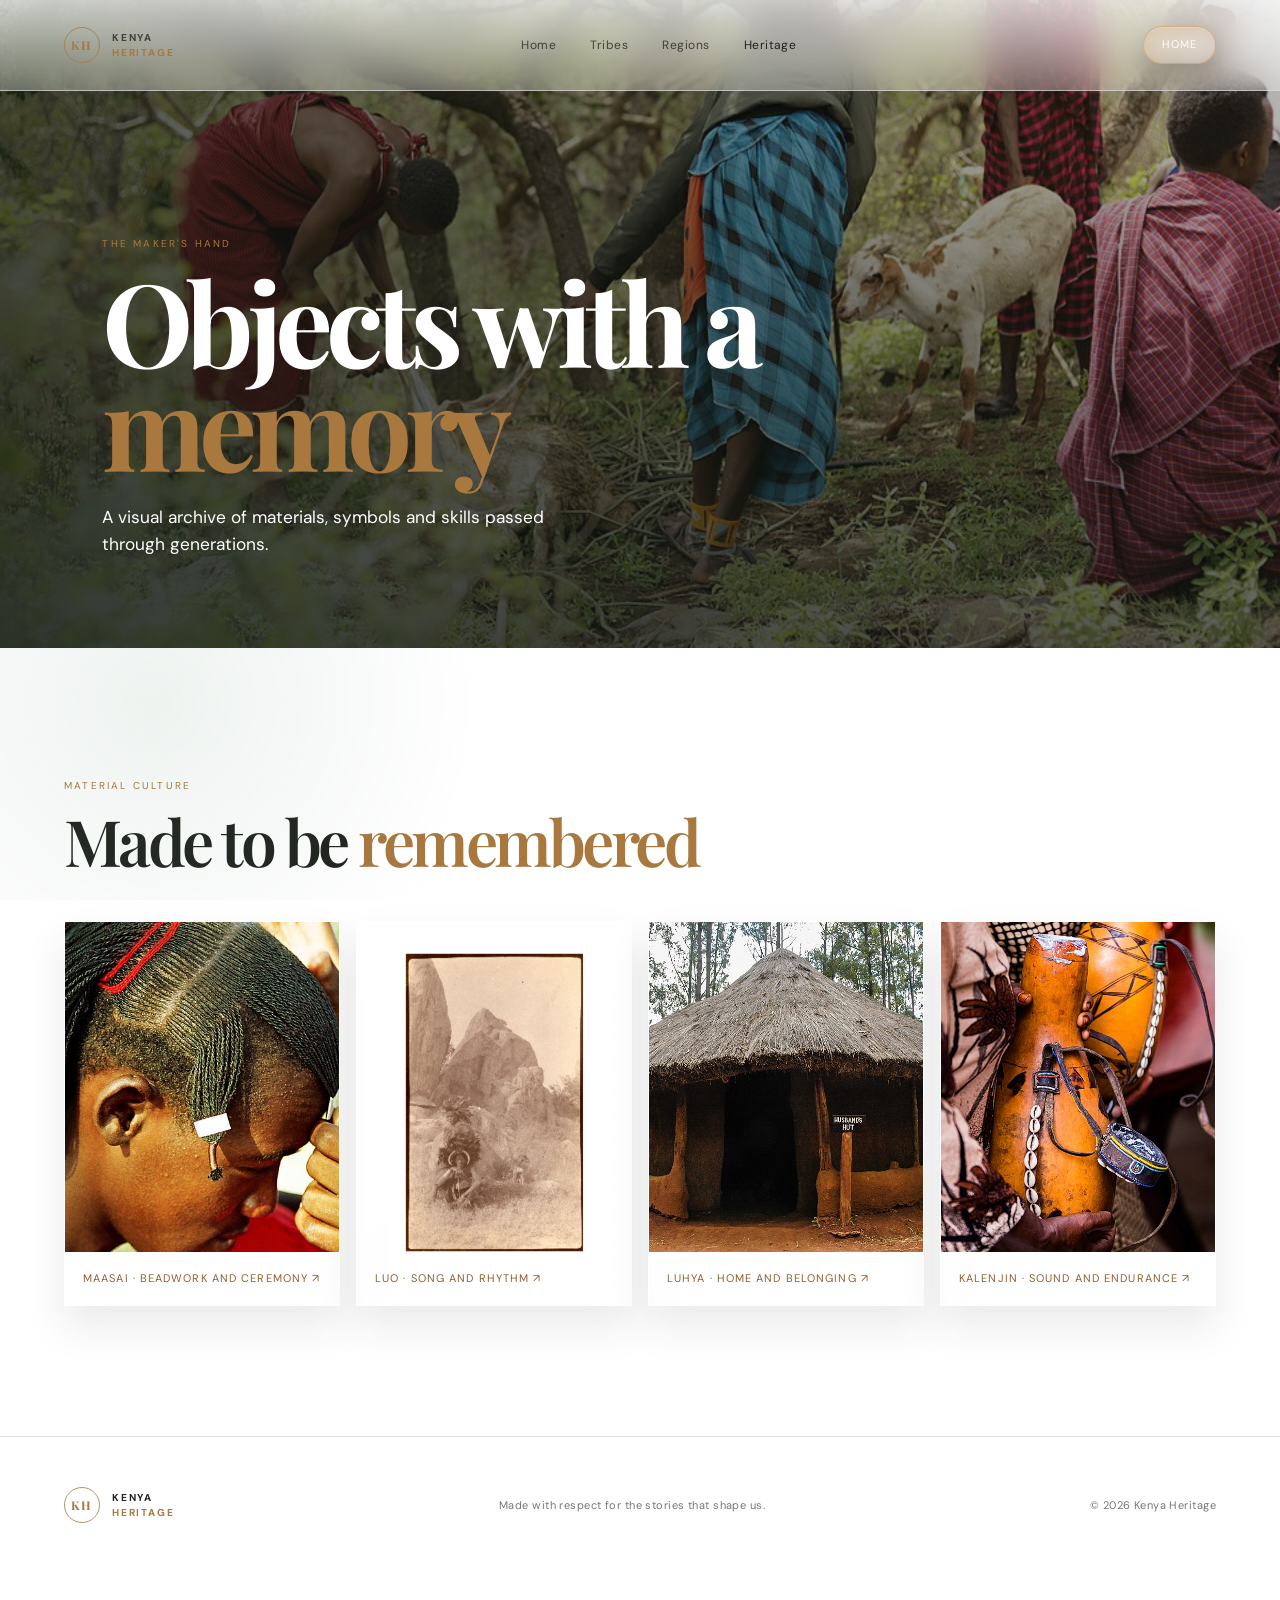
<file: heritage.html>
<!doctype html>
<html lang="en">
<head>
  <meta charset="utf-8">
  <meta name="viewport" content="width=device-width, initial-scale=1">
  <title>Heritage — Kenya Heritage</title>
  <link rel="preconnect" href="https://fonts.googleapis.com">
  <link rel="preconnect" href="https://fonts.gstatic.com" crossorigin>
  <link href="https://fonts.googleapis.com/css2?family=DM+Sans:wght@400;500;700&family=Playfair+Display:wght@500;600;700&display=swap" rel="stylesheet">
  <link rel="stylesheet" href="styles.css">
</head>
<body class="subpage">
  <header class="site-header"><a class="brand" href="index.html" aria-label="Kenya Heritage home"><span class="brand-mark">KH</span><span>Kenya<br><em>Heritage</em></span></a><nav class="main-nav" aria-label="Main navigation"><a href="index.html">Home</a><a href="tribes.html">Tribes</a><a href="regions.html">Regions</a><a class="current" href="heritage.html">Heritage</a></nav>  <div class="header-actions"><a class="home-button" href="index.html" aria-label="Go to home">Home</a></div></header>
  <main>
    <section class="subpage-hero heritage-hero"><div class="subpage-hero-content"><p class="eyebrow">The maker's hand</p><h1>Objects with a <em>memory</em></h1><p>A visual archive of materials, symbols and skills passed through generations.</p></div></section>
    <section class="page-section page-shell"><div class="section-heading"><p class="eyebrow">Material culture</p><h2>Made to be <em>remembered</em></h2></div><div class="heritage-links"><a href="tribe-maasai.html"><img src="assets/tribes/maasai/m1.jpg" alt="Maasai cultural portrait"><span>Maasai · Beadwork and ceremony ↗</span></a><a href="tribe-luo.html"><img src="assets/tribes/luo/l4.png" alt="Luo cultural scene"><span>Luo · Song and rhythm ↗</span></a><a href="tribe-luhya.html"><img src="assets/tribes/luhya/u2.jpg" alt="Luhya homestead"><span>Luhya · Home and belonging ↗</span></a><a href="tribe-kalenjin.html"><img src="assets/tribes/kalenjin/k3.jpg" alt="Kalenjin instrument"><span>Kalenjin · Sound and endurance ↗</span></a></div></section>
  </main>
  <footer><a class="brand" href="index.html"><span class="brand-mark">KH</span><span>Kenya<br><em>Heritage</em></span></a><p>Made with respect for the stories that shape us.</p><span>© 2026 Kenya Heritage</span></footer>
<script src="shared-transitions.js"></script></body>
</html>
</file>
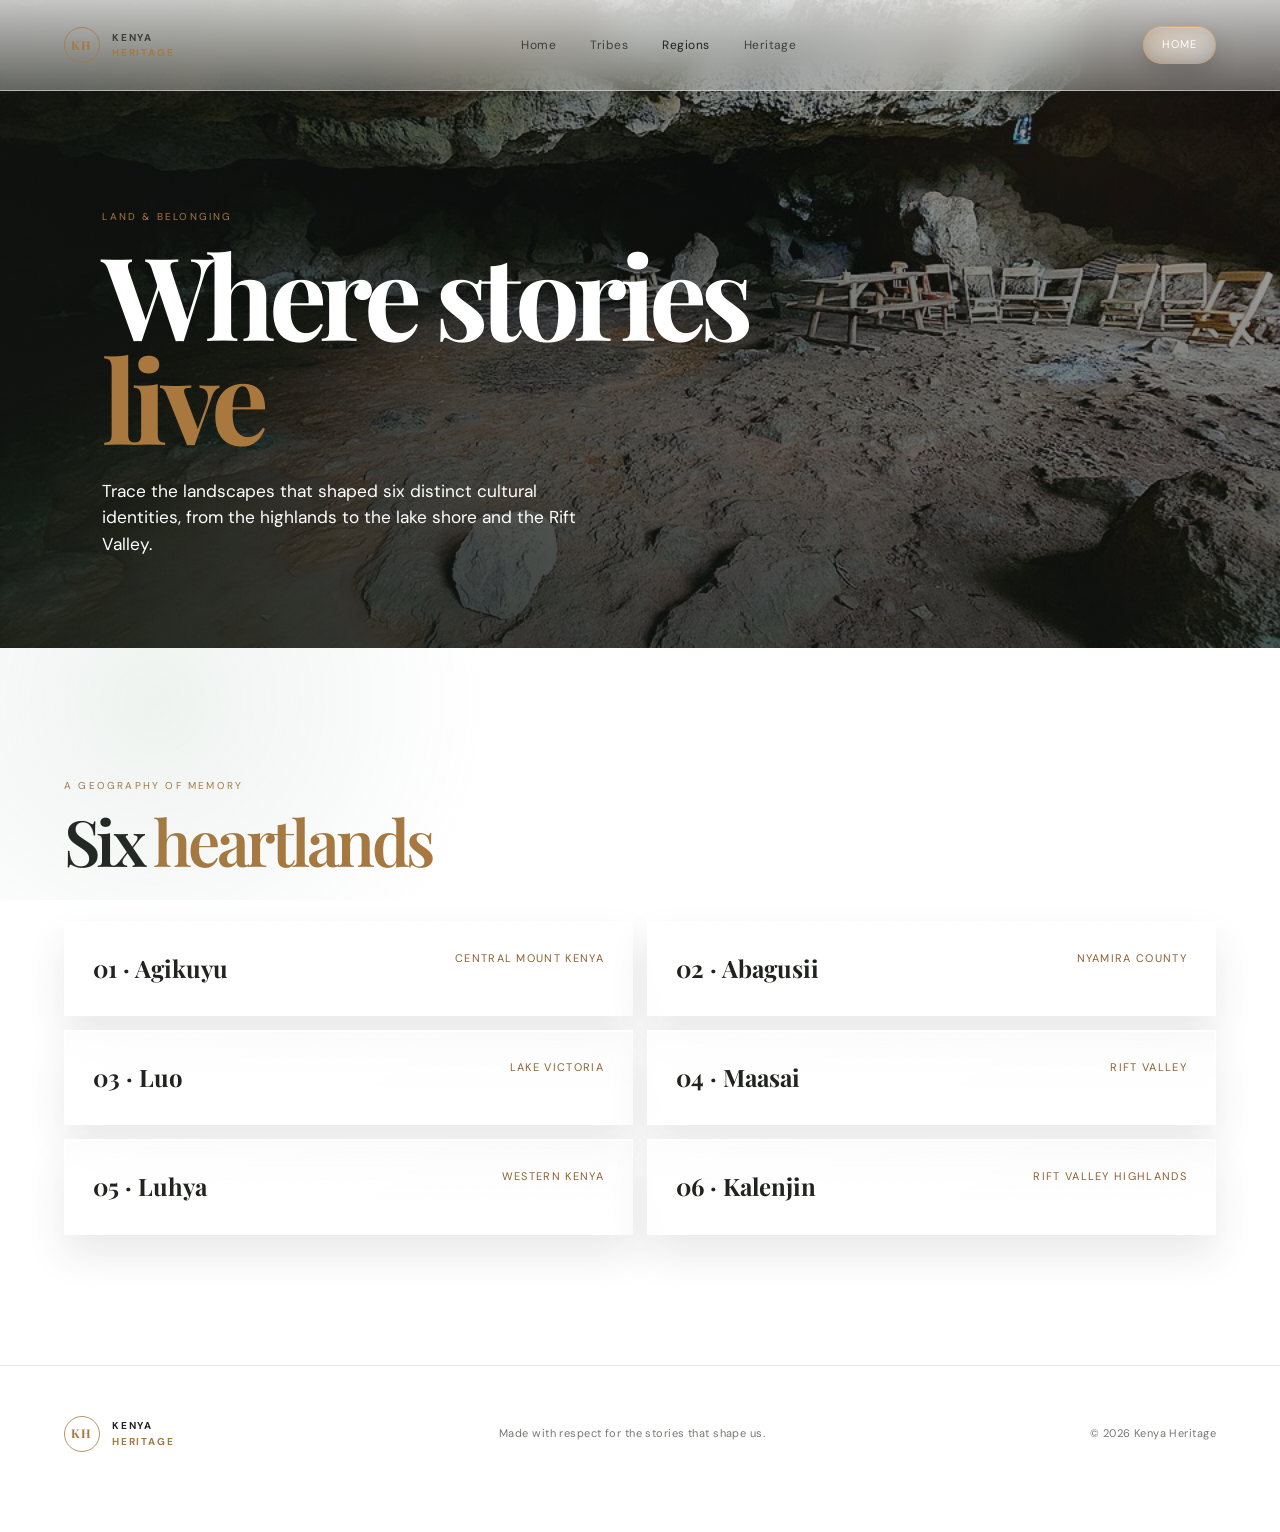
<file: regions.html>
<!doctype html>
<html lang="en">
<head>
  <meta charset="utf-8">
  <meta name="viewport" content="width=device-width, initial-scale=1">
  <title>Regions — Kenya Heritage</title>
  <link rel="preconnect" href="https://fonts.googleapis.com">
  <link rel="preconnect" href="https://fonts.gstatic.com" crossorigin>
  <link href="https://fonts.googleapis.com/css2?family=DM+Sans:wght@400;500;700&family=Playfair+Display:wght@500;600;700&display=swap" rel="stylesheet">
  <link rel="stylesheet" href="styles.css">
</head>
<body class="subpage">
  <header class="site-header"><a class="brand" href="index.html" aria-label="Kenya Heritage home"><span class="brand-mark">KH</span><span>Kenya<br><em>Heritage</em></span></a><nav class="main-nav" aria-label="Main navigation"><a href="index.html">Home</a><a href="tribes.html">Tribes</a><a class="current" href="regions.html">Regions</a><a href="heritage.html">Heritage</a></nav>  <div class="header-actions"><a class="home-button" href="index.html" aria-label="Go to home">Home</a></div></header>
  <main>
    <section class="subpage-hero regions-hero"><div class="subpage-hero-content"><p class="eyebrow">Land &amp; belonging</p><h1>Where stories <em>live</em></h1><p>Trace the landscapes that shaped six distinct cultural identities, from the highlands to the lake shore and the Rift Valley.</p></div></section>
    <section class="page-section page-shell"><div class="section-heading"><p class="eyebrow">A geography of memory</p><h2>Six <em>heartlands</em></h2></div><div class="region-cards">
      <a href="tribe-agikuyu.html"><strong>01 · Agikuyu</strong><span>Central Mount Kenya</span></a><a href="tribe-abagusii.html"><strong>02 · Abagusii</strong><span>Nyamira County</span></a><a href="tribe-luo.html"><strong>03 · Luo</strong><span>Lake Victoria</span></a><a href="tribe-maasai.html"><strong>04 · Maasai</strong><span>Rift Valley</span></a><a href="tribe-luhya.html"><strong>05 · Luhya</strong><span>Western Kenya</span></a><a href="tribe-kalenjin.html"><strong>06 · Kalenjin</strong><span>Rift Valley Highlands</span></a>
    </div></section>
  </main>
  <footer><a class="brand" href="index.html"><span class="brand-mark">KH</span><span>Kenya<br><em>Heritage</em></span></a><p>Made with respect for the stories that shape us.</p><span>© 2026 Kenya Heritage</span></footer>
<script src="shared-transitions.js"></script></body>
</html>
</file>
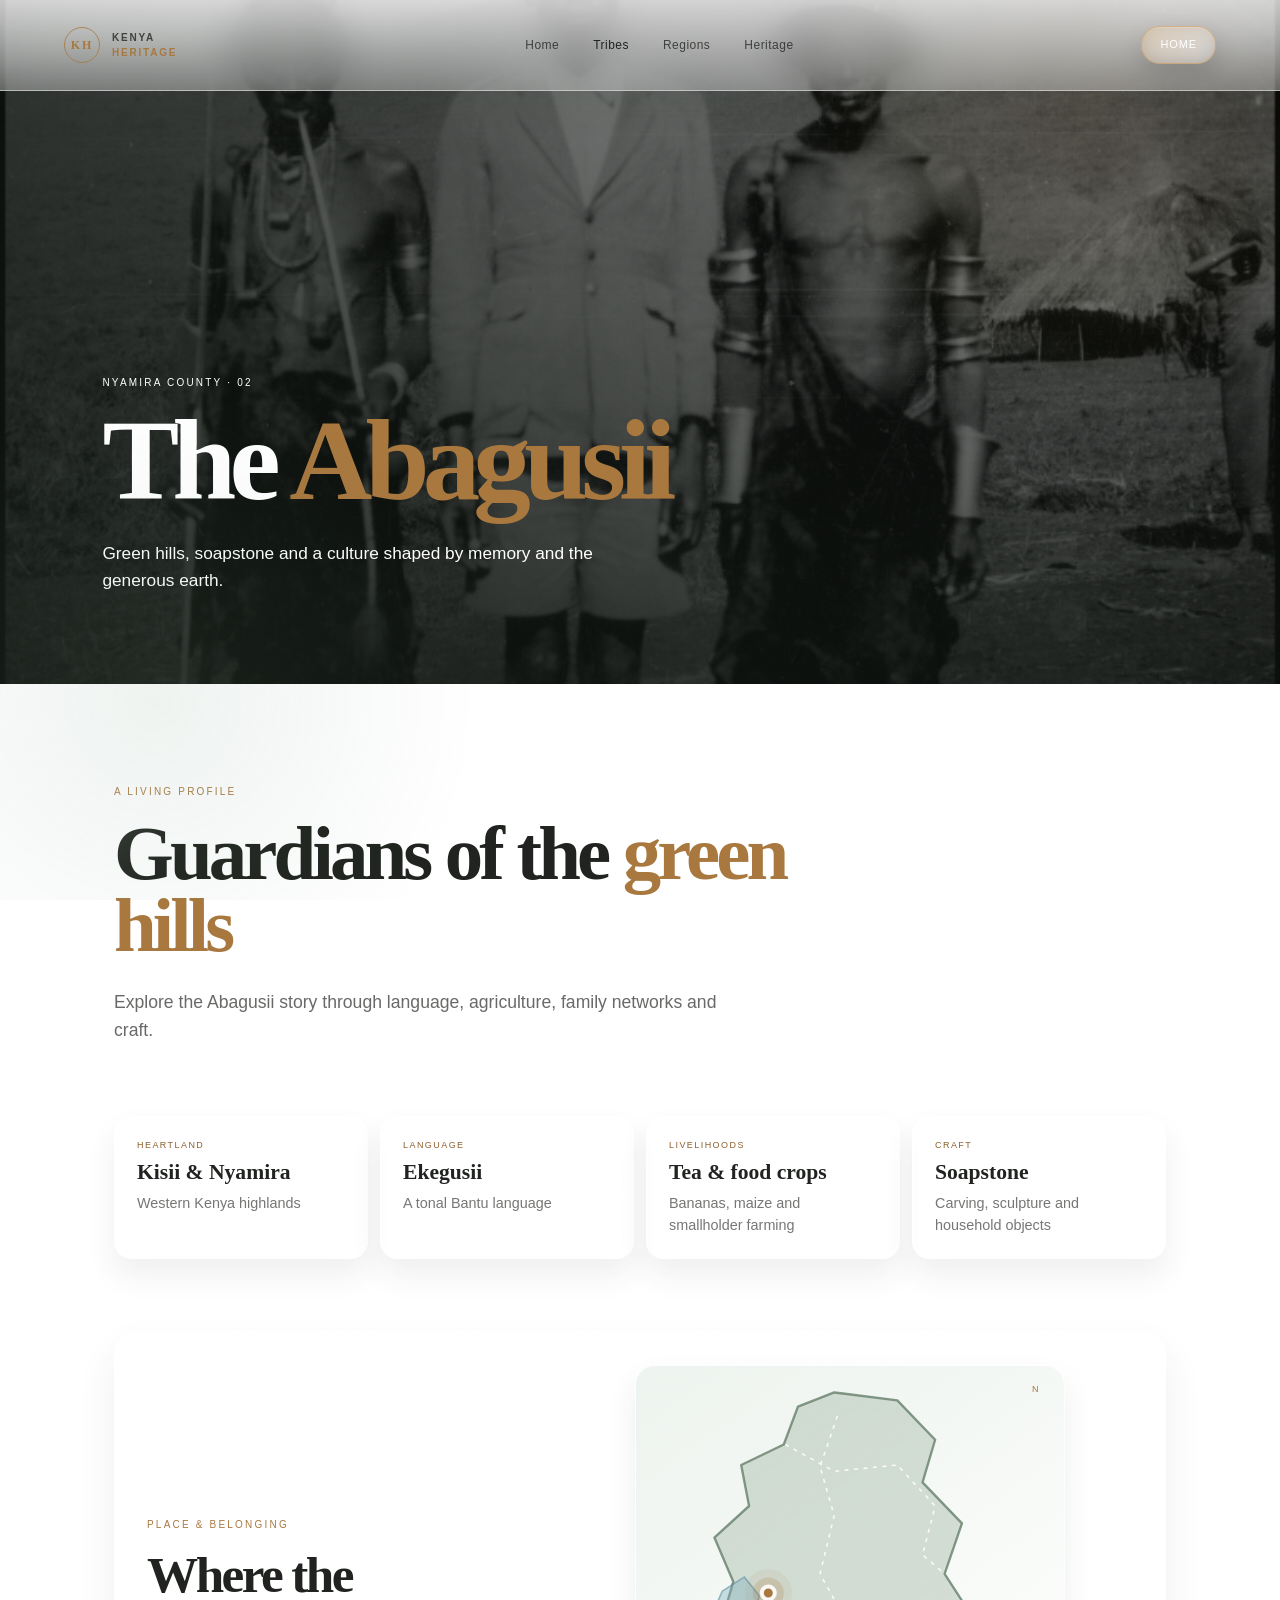
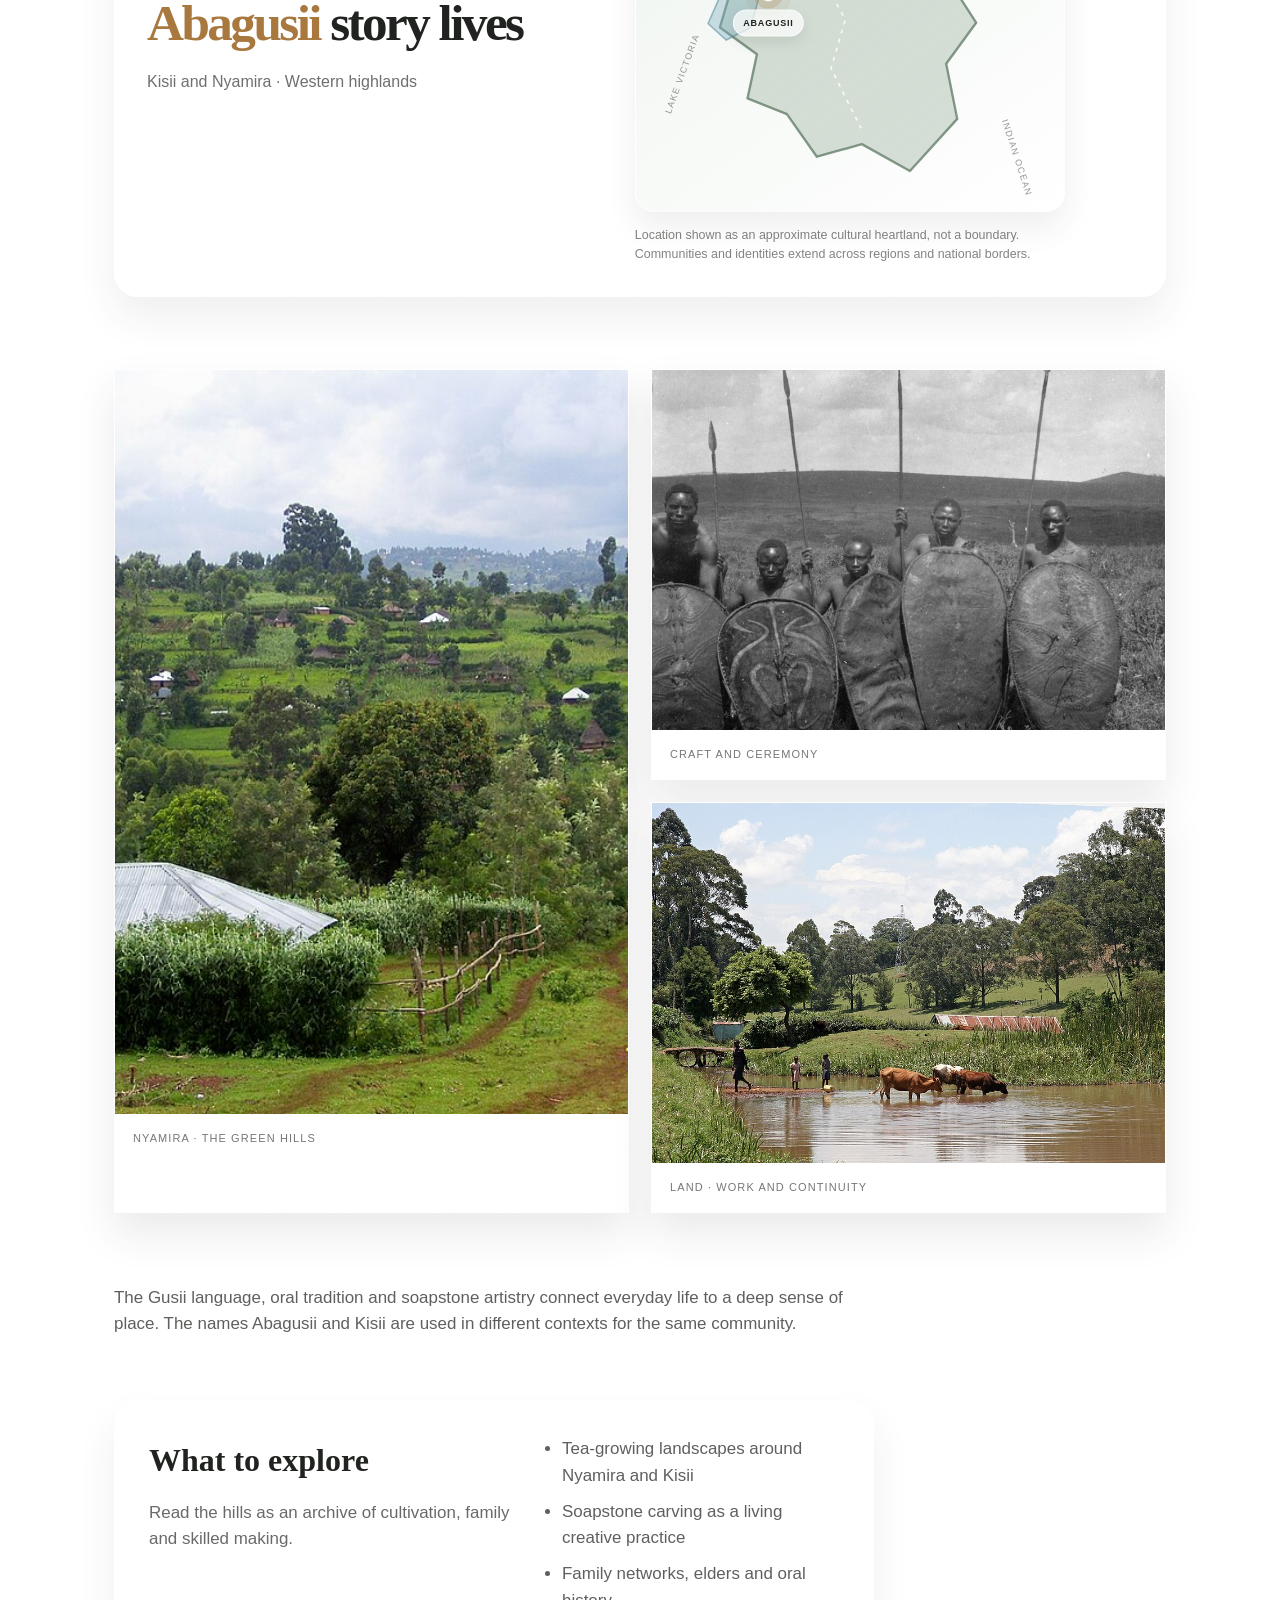
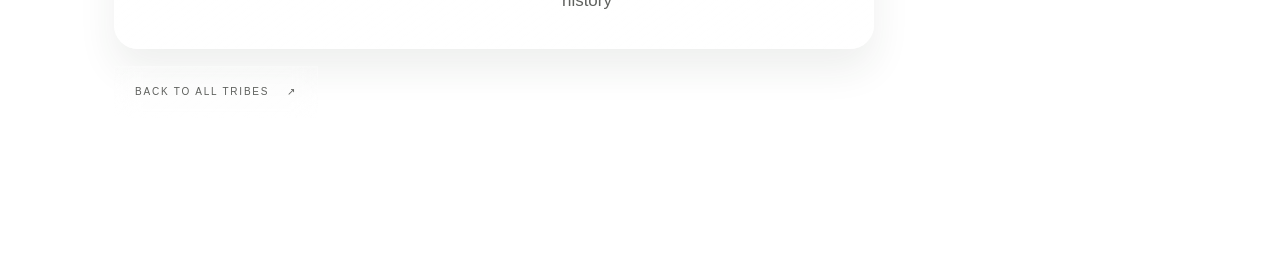
<file: tribe-abagusii.html>
<!doctype html><html lang="en"><head><meta charset="utf-8"><meta name="viewport" content="width=device-width, initial-scale=1"><title>Abagusii — Kenya Heritage</title><link rel="stylesheet" href="styles.css"></head><body class="subpage"><header class="site-header"><a class="brand" href="index.html"><span class="brand-mark">KH</span><span>Kenya<br><em>Heritage</em></span></a><nav class="main-nav"><a href="index.html">Home</a><a class="current" href="tribes.html">Tribes</a><a href="regions.html">Regions</a><a href="heritage.html">Heritage</a></nav><div class="header-actions"><a class="home-button" href="index.html" aria-label="Go to home">Home</a></div></header><main><section class="tribe-detail-hero subpage-hero" style="background-image:url('assets/tribes/abagusii/ab1.jpg')"><div class="subpage-hero-content"><p class="eyebrow">Nyamira County · 02</p><h1>The <em>Abagusii</em></h1><p>Green hills, soapstone and a culture shaped by memory and the generous earth.</p></div></section><section class="detail-content"><div class="detail-intro"><p class="eyebrow">A living profile</p><h2>Guardians of the <em>green hills</em></h2><p>Explore the Abagusii story through language, agriculture, family networks and craft.</p></div><div class="tribe-facts"><div class="tribe-fact"><small>Heartland</small><strong>Kisii &amp; Nyamira</strong><span>Western Kenya highlands</span></div><div class="tribe-fact"><small>Language</small><strong>Ekegusii</strong><span>A tonal Bantu language</span></div><div class="tribe-fact"><small>Livelihoods</small><strong>Tea &amp; food crops</strong><span>Bananas, maize and smallholder farming</span></div><div class="tribe-fact"><small>Craft</small><strong>Soapstone</strong><span>Carving, sculpture and household objects</span></div></div><div class="detail-grid"><figure><img src="assets/tribes/abagusii/ab6.jpg" alt="Abagusii hillside landscape"><figcaption>Nyamira · the green hills</figcaption></figure><figure><img src="assets/tribes/abagusii/ab3.jpg" alt="Abagusii cultural scene"><figcaption>Craft and ceremony</figcaption></figure><figure><img src="assets/tribes/abagusii/ab5.jpg" alt="Abagusii farming landscape"><figcaption>Land · work and continuity</figcaption></figure></div><div class="detail-copy"><p>The Gusii language, oral tradition and soapstone artistry connect everyday life to a deep sense of place. The names Abagusii and Kisii are used in different contexts for the same community.</p><div class="knowledge-panel"><div><h3>What to explore</h3><p>Read the hills as an archive of cultivation, family and skilled making.</p></div><ul class="knowledge-list"><li>Tea-growing landscapes around Nyamira and Kisii</li><li>Soapstone carving as a living creative practice</li><li>Family networks, elders and oral history</li></ul></div><p><a class="button" href="tribes.html">Back to all tribes <span>↗</span></a></p></div></section></main><script src="shared-transitions.js"></script></body></html>
</file>
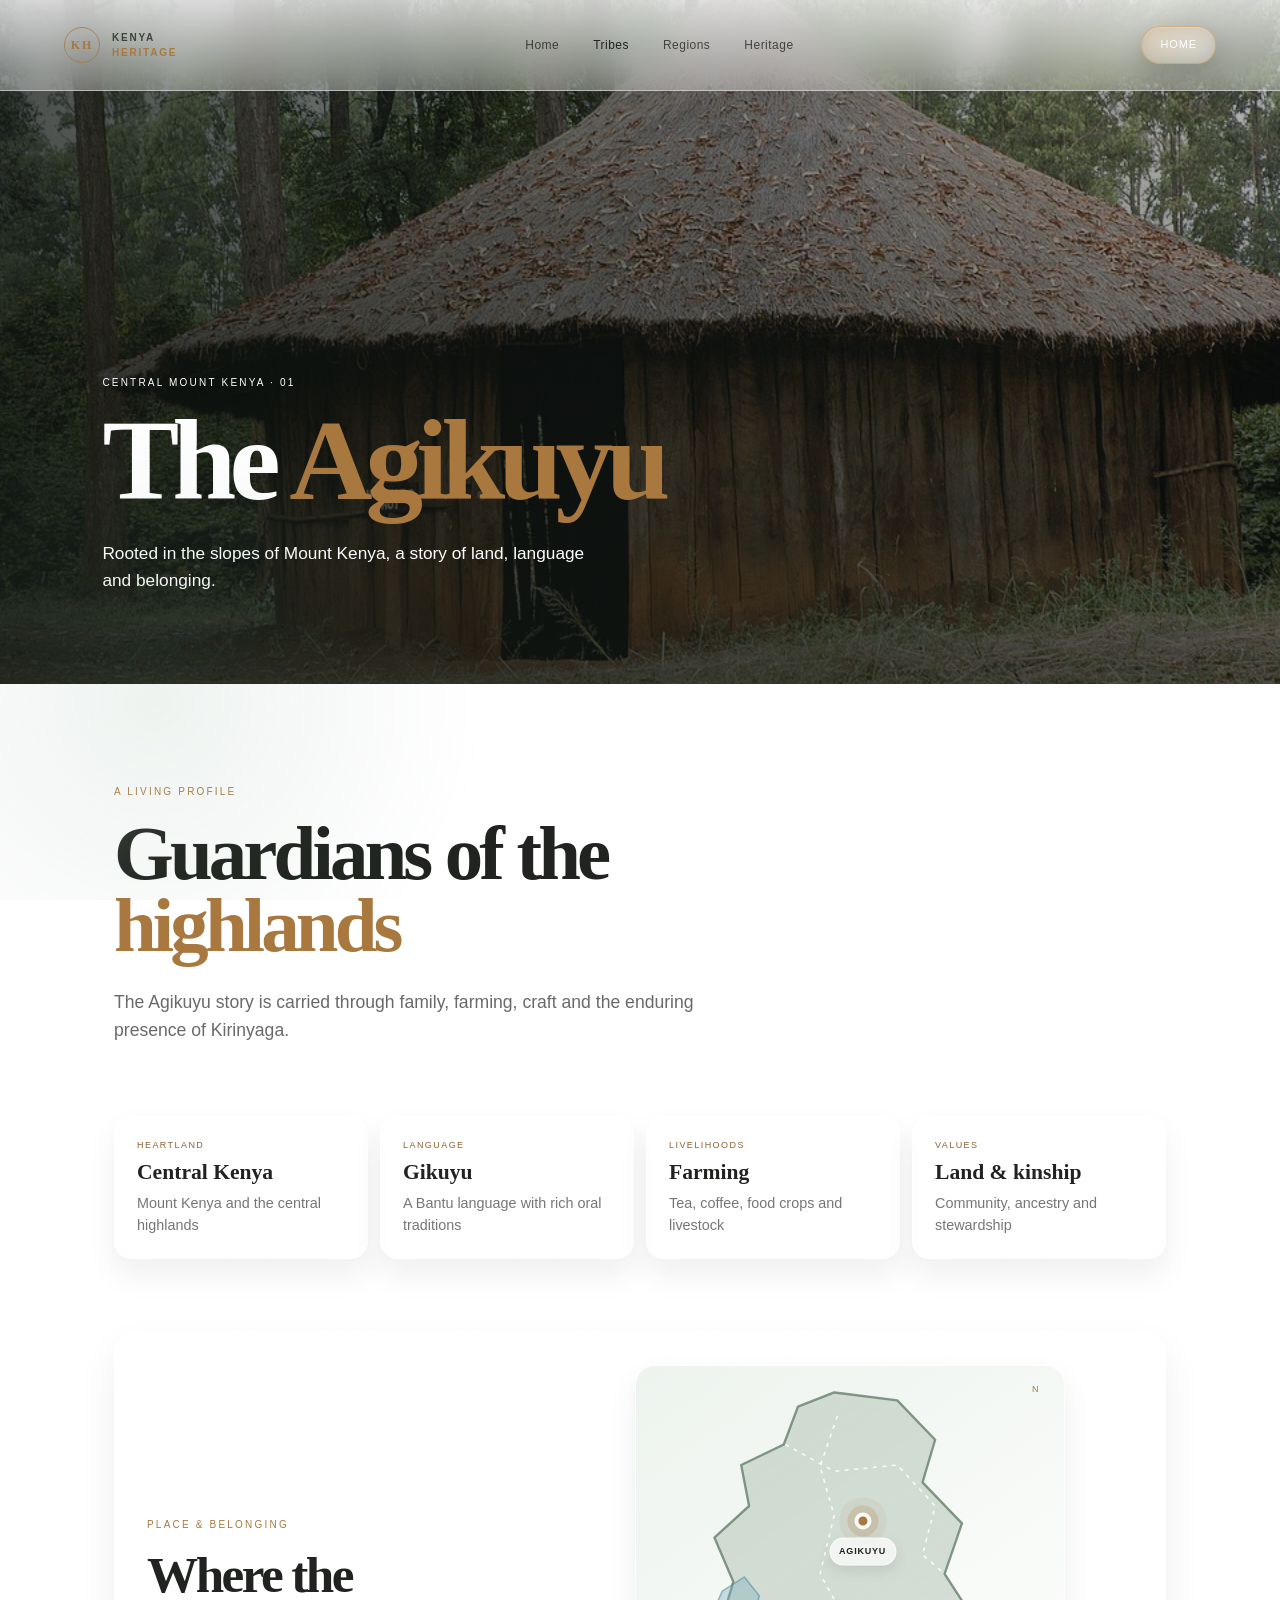
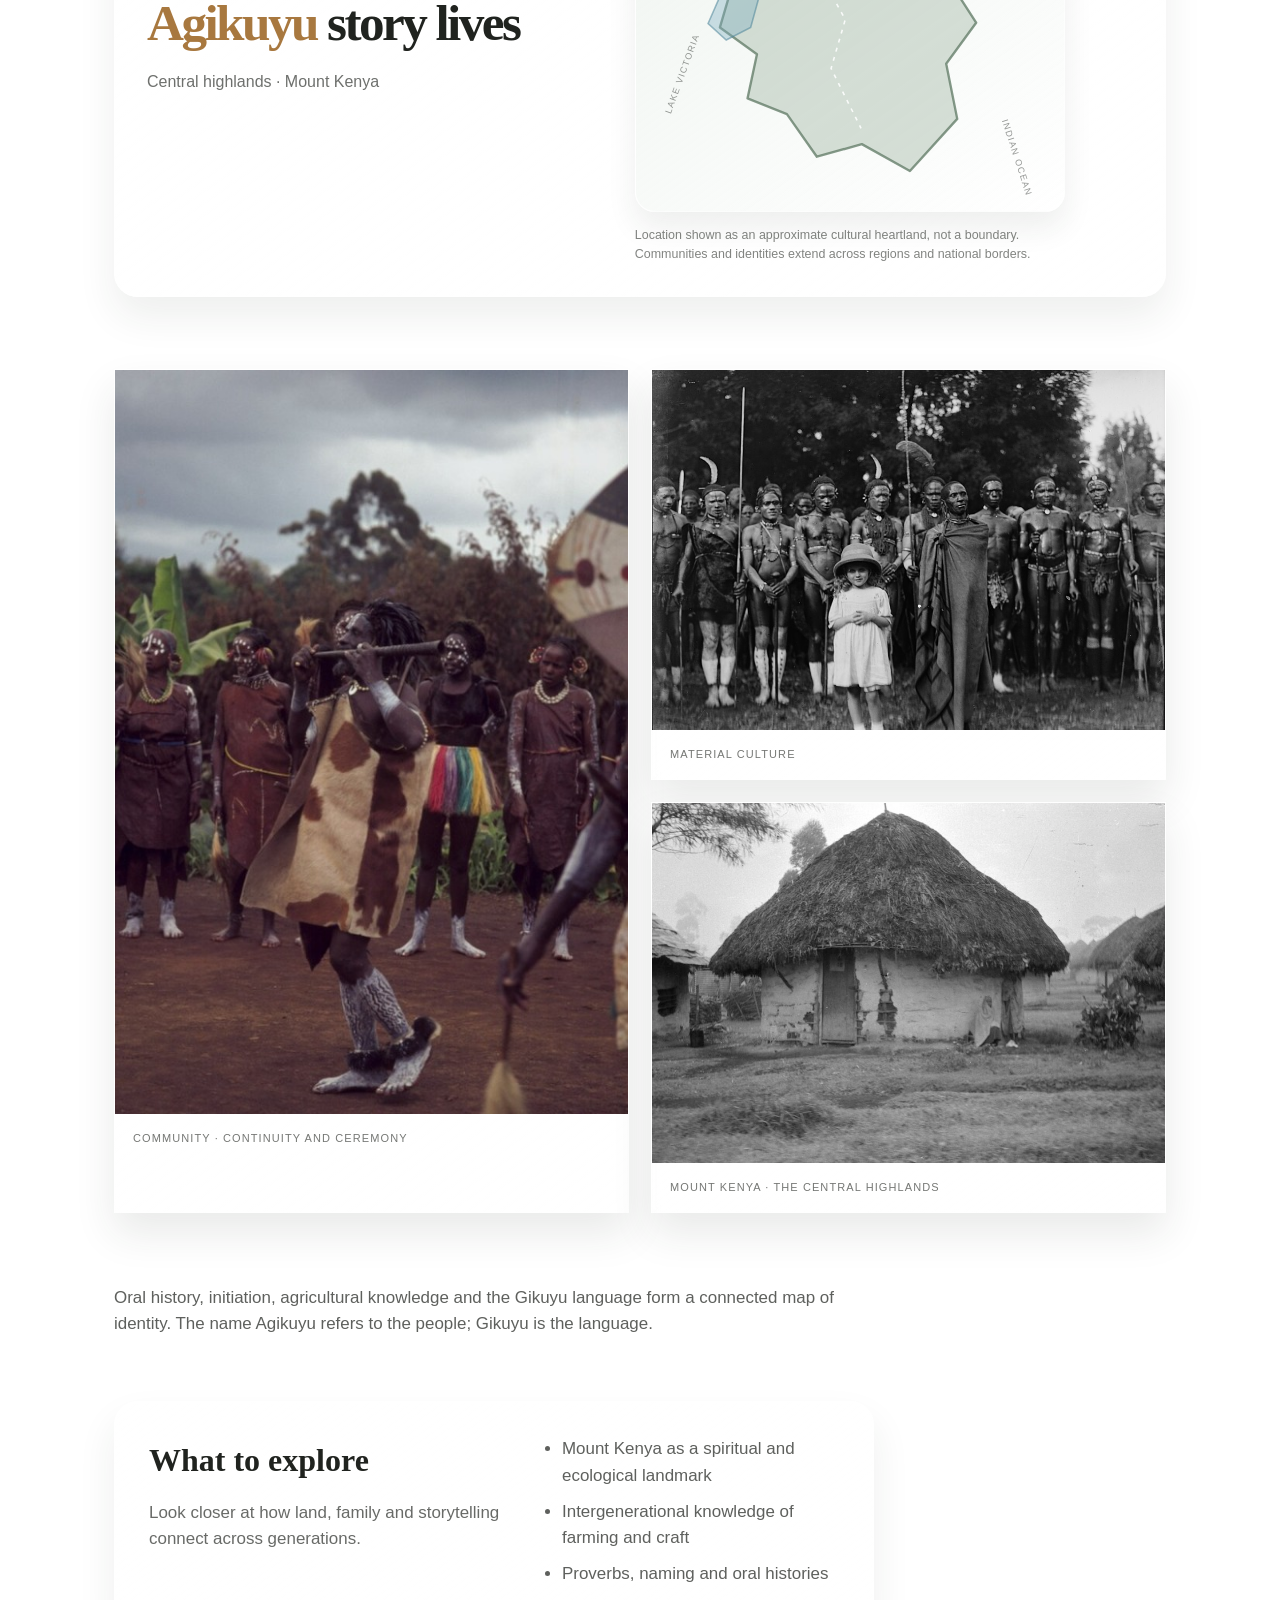
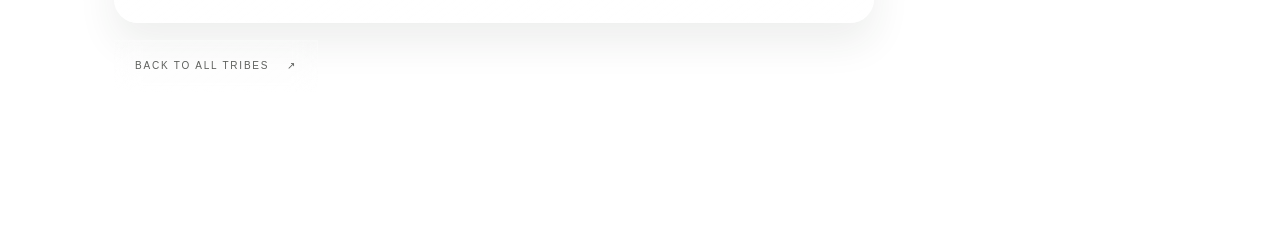
<file: tribe-agikuyu.html>
<!doctype html><html lang="en"><head><meta charset="utf-8"><meta name="viewport" content="width=device-width, initial-scale=1"><title>Agikuyu — Kenya Heritage</title><link rel="stylesheet" href="styles.css"></head><body class="subpage"><header class="site-header"><a class="brand" href="index.html"><span class="brand-mark">KH</span><span>Kenya<br><em>Heritage</em></span></a><nav class="main-nav"><a href="index.html">Home</a><a class="current" href="tribes.html">Tribes</a><a href="regions.html">Regions</a><a href="heritage.html">Heritage</a></nav><div class="header-actions"><a class="home-button" href="index.html" aria-label="Go to home">Home</a></div></header><main><section class="tribe-detail-hero subpage-hero" style="background-image:url('assets/tribes/agikuyu/ag1.jpg')"><div class="subpage-hero-content"><p class="eyebrow">Central Mount Kenya · 01</p><h1>The <em>Agikuyu</em></h1><p>Rooted in the slopes of Mount Kenya, a story of land, language and belonging.</p></div></section><section class="detail-content"><div class="detail-intro"><p class="eyebrow">A living profile</p><h2>Guardians of the <em>highlands</em></h2><p>The Agikuyu story is carried through family, farming, craft and the enduring presence of Kirinyaga.</p></div><div class="tribe-facts"><div class="tribe-fact"><small>Heartland</small><strong>Central Kenya</strong><span>Mount Kenya and the central highlands</span></div><div class="tribe-fact"><small>Language</small><strong>Gikuyu</strong><span>A Bantu language with rich oral traditions</span></div><div class="tribe-fact"><small>Livelihoods</small><strong>Farming</strong><span>Tea, coffee, food crops and livestock</span></div><div class="tribe-fact"><small>Values</small><strong>Land &amp; kinship</strong><span>Community, ancestry and stewardship</span></div></div><div class="detail-grid"><figure><img src="assets/tribes/agikuyu/ag2.jpg" alt="Agikuyu cultural gathering"><figcaption>Community · continuity and ceremony</figcaption></figure><figure><img src="assets/tribes/agikuyu/ag3.jpg" alt="Agikuyu heritage"><figcaption>Material culture</figcaption></figure><figure><img src="assets/tribes/agikuyu/ag4.jpg" alt="Agikuyu landscape"><figcaption>Mount Kenya · the central highlands</figcaption></figure></div><div class="detail-copy"><p>Oral history, initiation, agricultural knowledge and the Gikuyu language form a connected map of identity. The name Agikuyu refers to the people; Gikuyu is the language.</p><div class="knowledge-panel"><div><h3>What to explore</h3><p>Look closer at how land, family and storytelling connect across generations.</p></div><ul class="knowledge-list"><li>Mount Kenya as a spiritual and ecological landmark</li><li>Intergenerational knowledge of farming and craft</li><li>Proverbs, naming and oral histories</li></ul></div><p><a class="button" href="tribes.html">Back to all tribes <span>↗</span></a></p></div></section></main><script src="shared-transitions.js"></script></body></html>
</file>
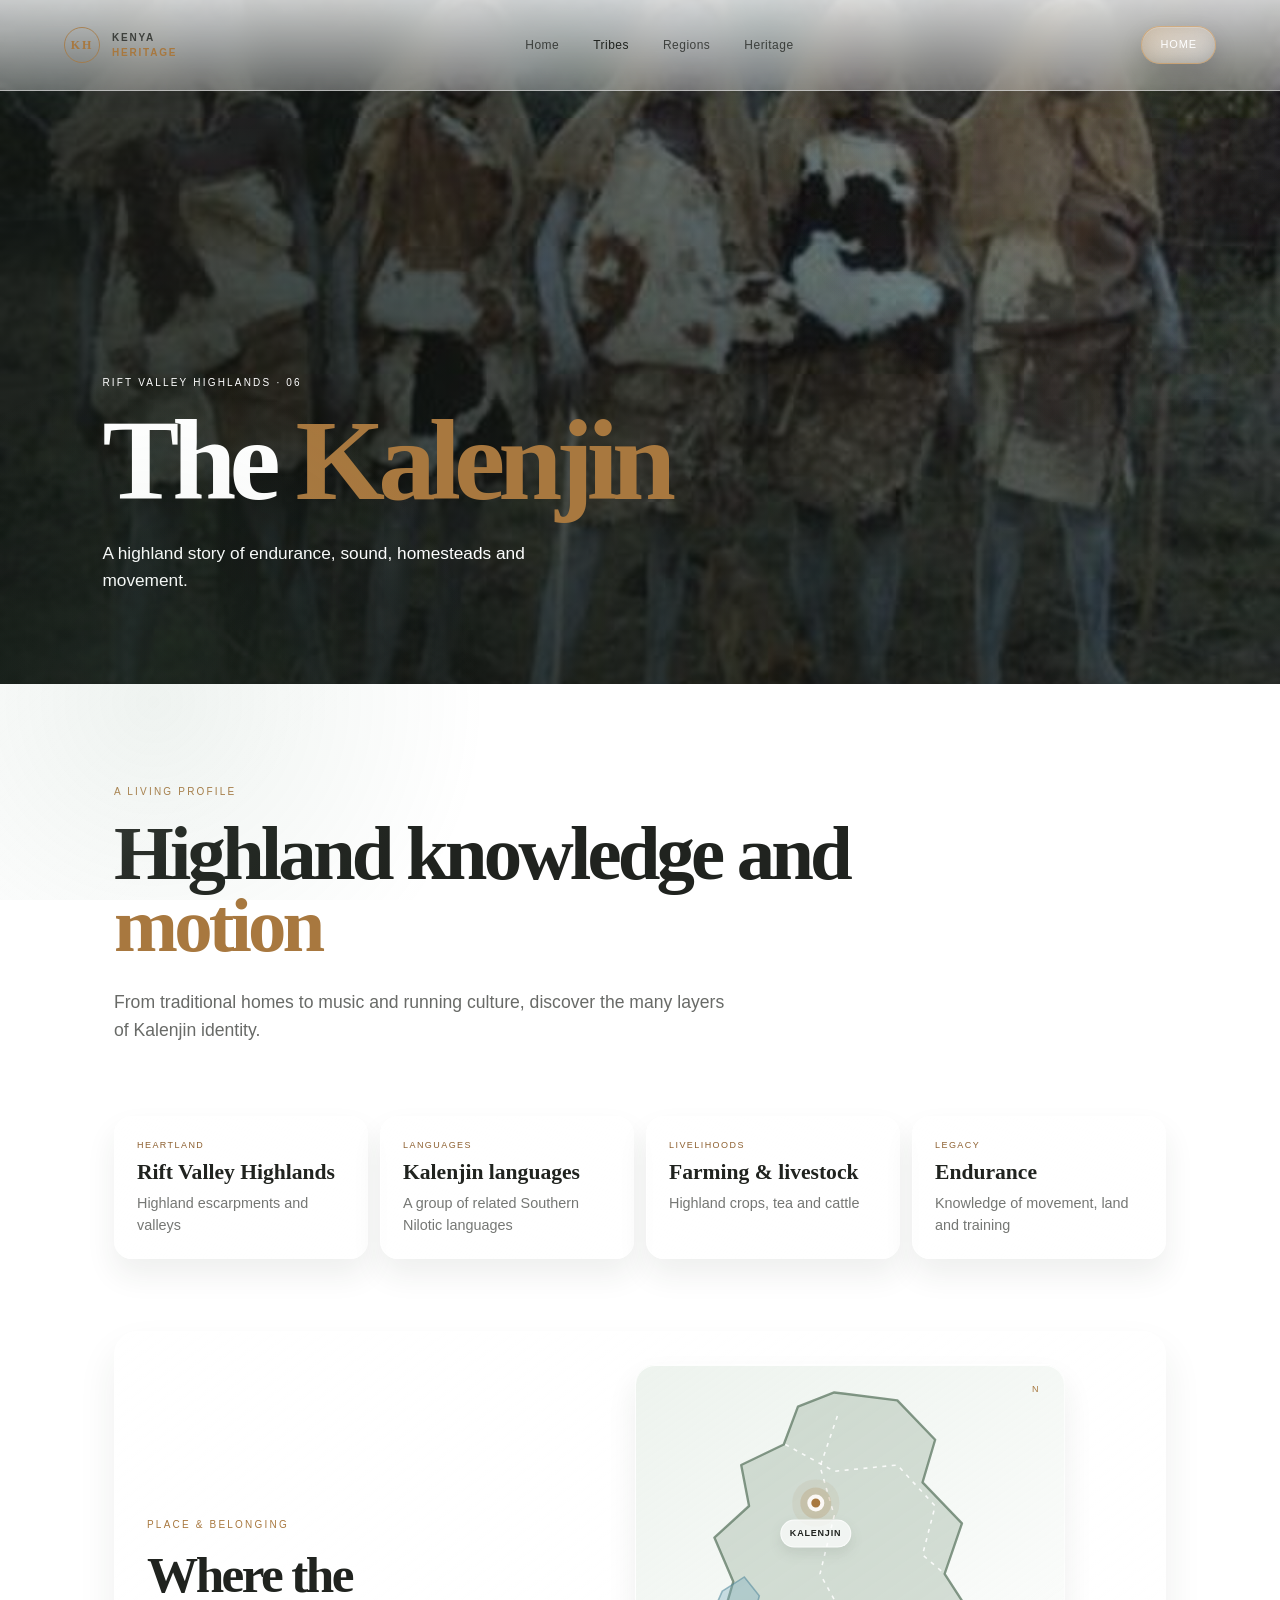
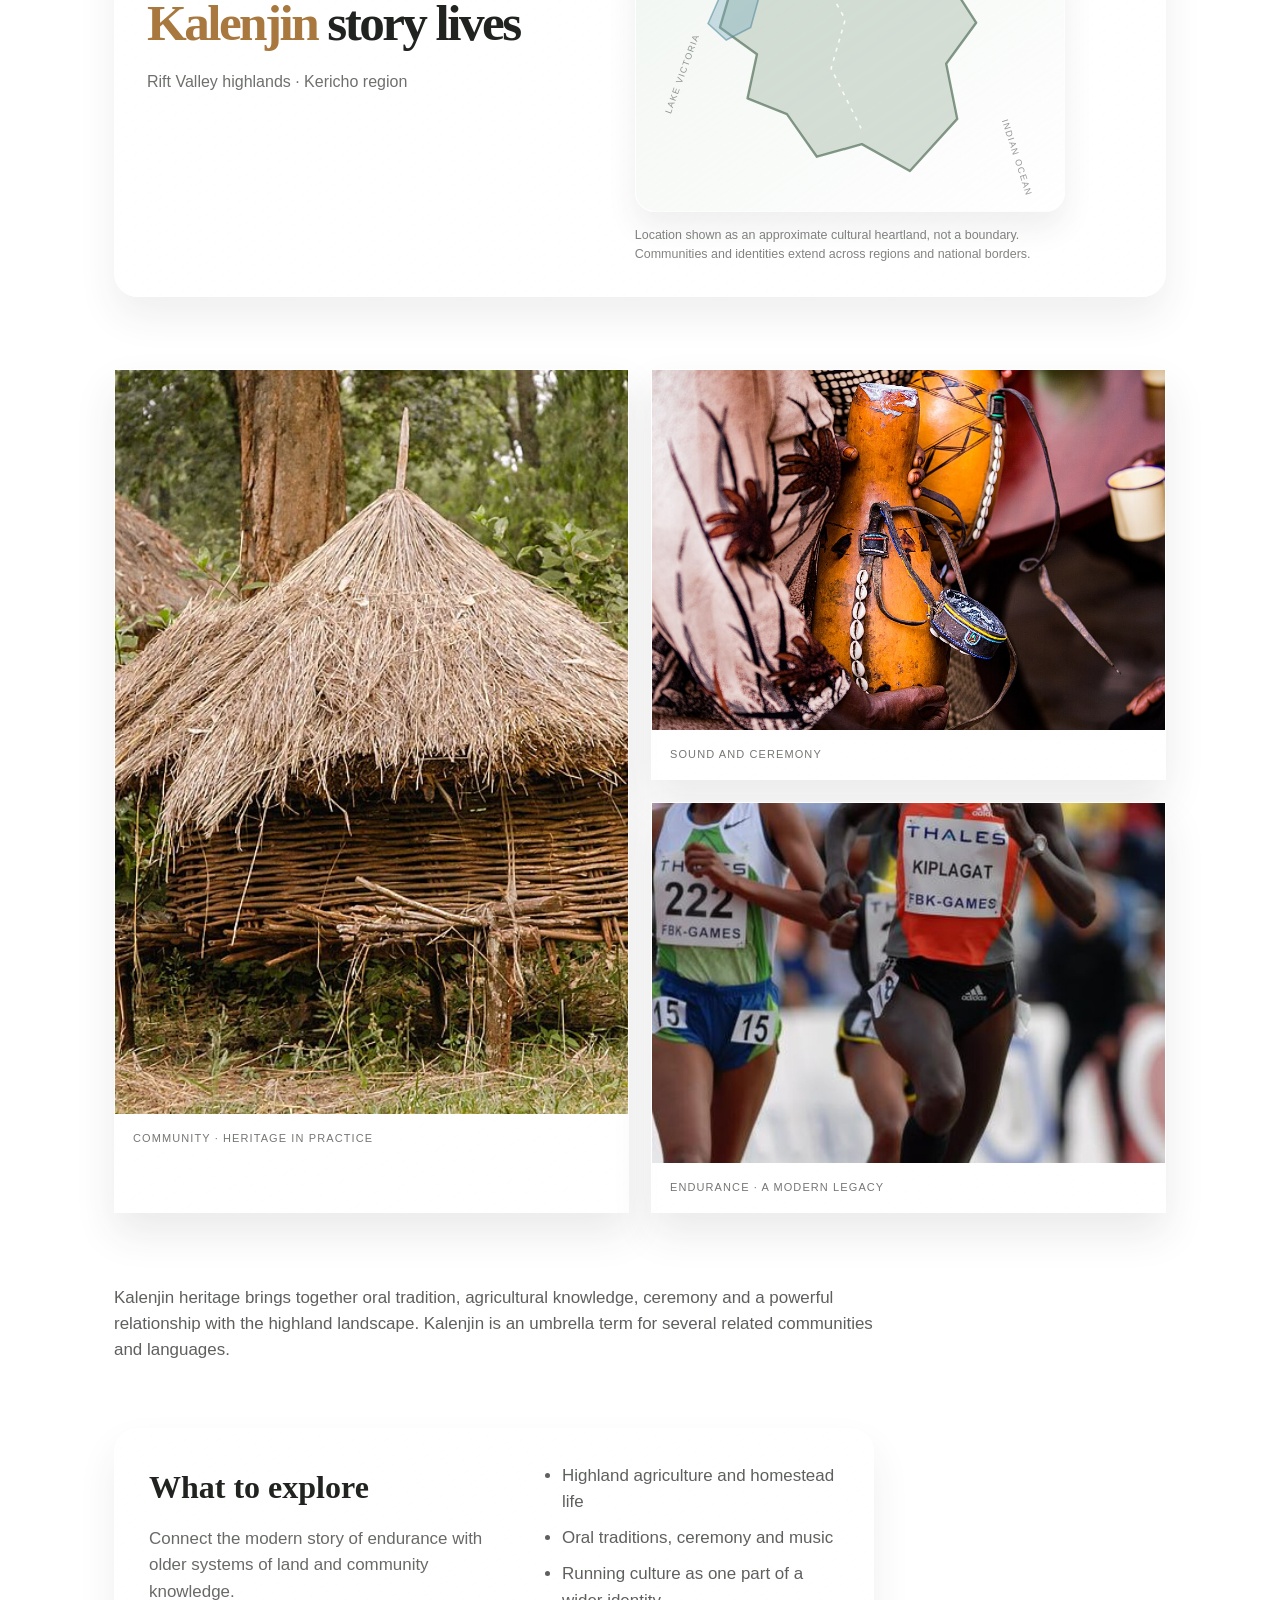
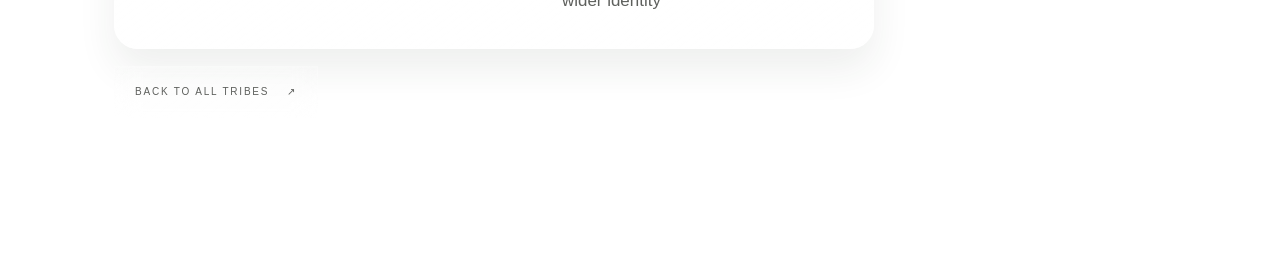
<file: tribe-kalenjin.html>
<!doctype html><html lang="en"><head><meta charset="utf-8"><meta name="viewport" content="width=device-width, initial-scale=1"><title>Kalenjin — Kenya Heritage</title><link rel="stylesheet" href="styles.css"></head><body class="subpage"><header class="site-header"><a class="brand" href="index.html"><span class="brand-mark">KH</span><span>Kenya<br><em>Heritage</em></span></a><nav class="main-nav"><a href="index.html">Home</a><a class="current" href="tribes.html">Tribes</a><a href="regions.html">Regions</a><a href="heritage.html">Heritage</a></nav><div class="header-actions"><a class="home-button" href="index.html" aria-label="Go to home">Home</a></div></header><main><section class="tribe-detail-hero subpage-hero" style="background-image:url('assets/tribes/kalenjin/k1.jpg')"><div class="subpage-hero-content"><p class="eyebrow">Rift Valley Highlands · 06</p><h1>The <em>Kalenjin</em></h1><p>A highland story of endurance, sound, homesteads and movement.</p></div></section><section class="detail-content"><div class="detail-intro"><p class="eyebrow">A living profile</p><h2>Highland knowledge and <em>motion</em></h2><p>From traditional homes to music and running culture, discover the many layers of Kalenjin identity.</p></div><div class="tribe-facts"><div class="tribe-fact"><small>Heartland</small><strong>Rift Valley Highlands</strong><span>Highland escarpments and valleys</span></div><div class="tribe-fact"><small>Languages</small><strong>Kalenjin languages</strong><span>A group of related Southern Nilotic languages</span></div><div class="tribe-fact"><small>Livelihoods</small><strong>Farming &amp; livestock</strong><span>Highland crops, tea and cattle</span></div><div class="tribe-fact"><small>Legacy</small><strong>Endurance</strong><span>Knowledge of movement, land and training</span></div></div><div class="detail-grid"><figure><img src="assets/tribes/kalenjin/k2.jpg" alt="Kalenjin cultural scene"><figcaption>Community · heritage in practice</figcaption></figure><figure><img src="assets/tribes/kalenjin/k3.jpg" alt="Kalenjin traditional instrument"><figcaption>Sound and ceremony</figcaption></figure><figure><img src="assets/tribes/kalenjin/k4.jpg" alt="Kalenjin runners"><figcaption>Endurance · a modern legacy</figcaption></figure></div><div class="detail-copy"><p>Kalenjin heritage brings together oral tradition, agricultural knowledge, ceremony and a powerful relationship with the highland landscape. Kalenjin is an umbrella term for several related communities and languages.</p><div class="knowledge-panel"><div><h3>What to explore</h3><p>Connect the modern story of endurance with older systems of land and community knowledge.</p></div><ul class="knowledge-list"><li>Highland agriculture and homestead life</li><li>Oral traditions, ceremony and music</li><li>Running culture as one part of a wider identity</li></ul></div><p><a class="button" href="tribes.html">Back to all tribes <span>↗</span></a></p></div></section></main><script src="shared-transitions.js"></script></body></html>
</file>
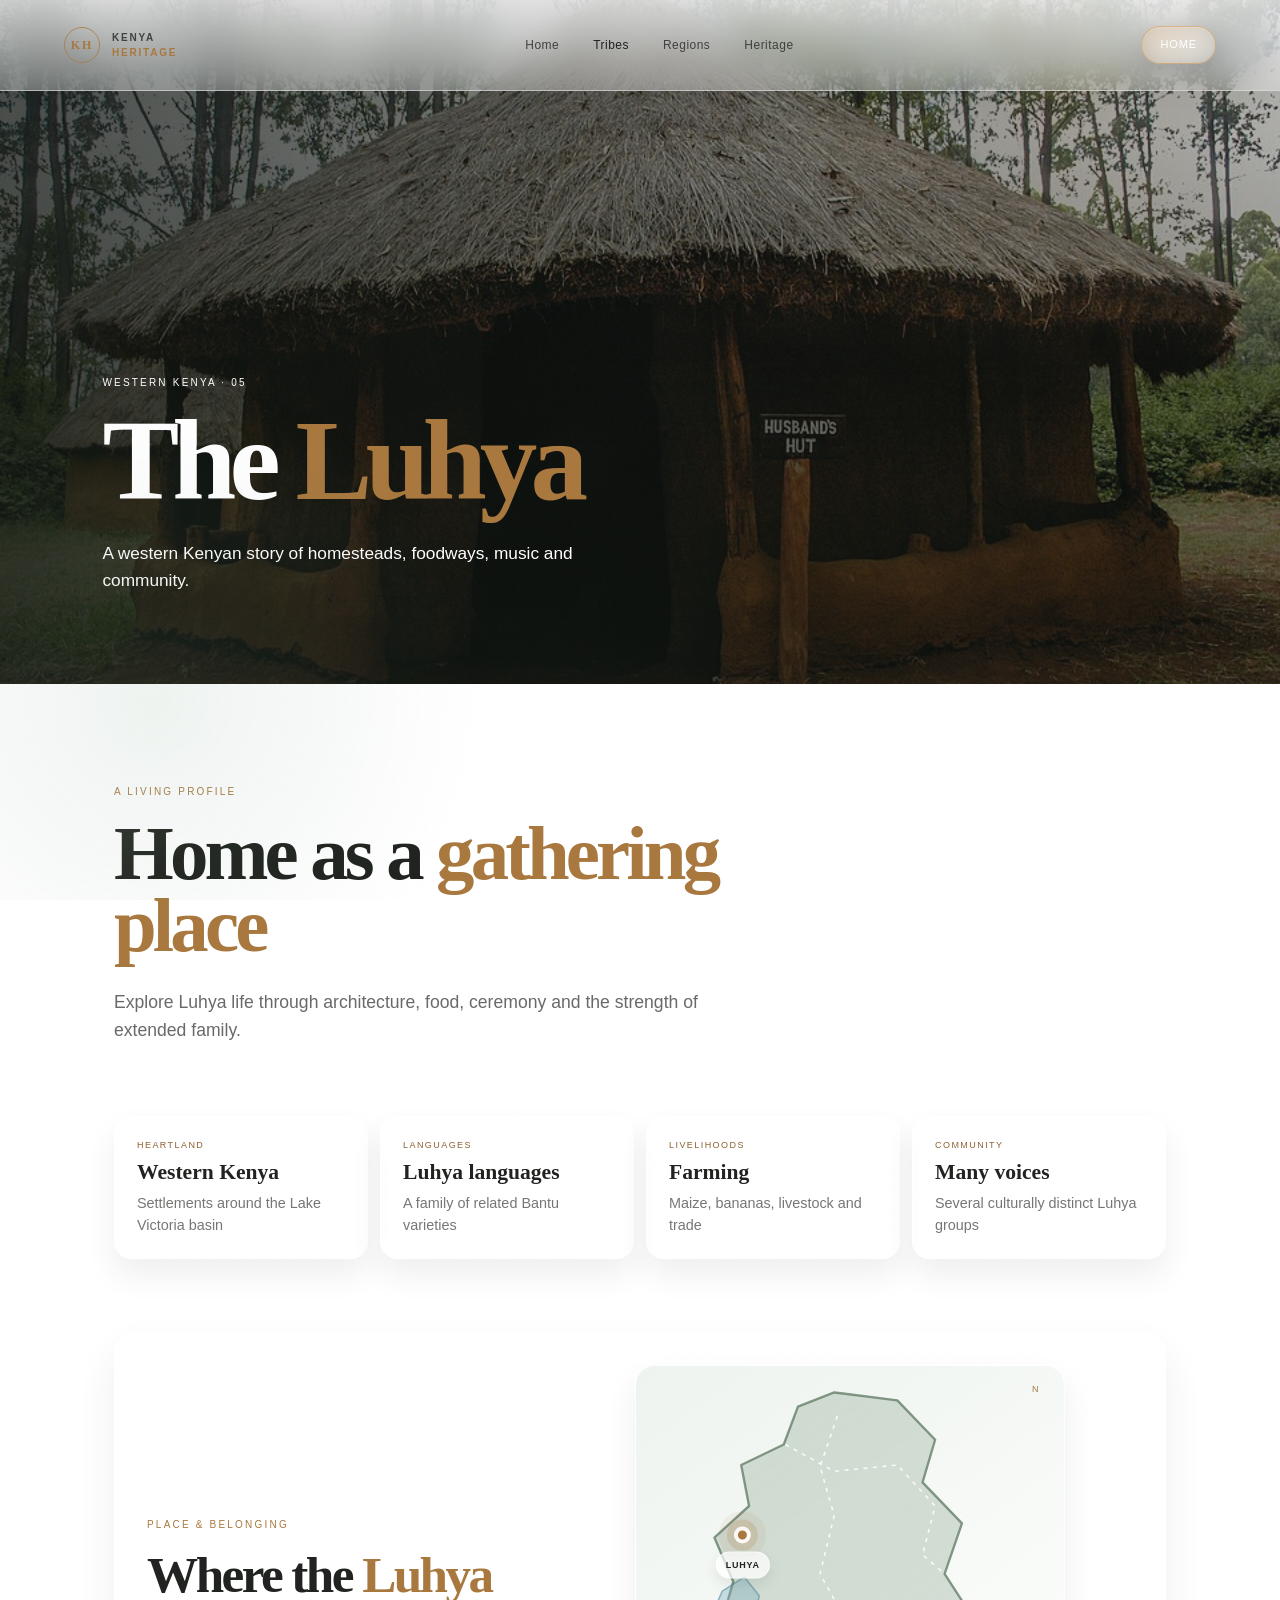
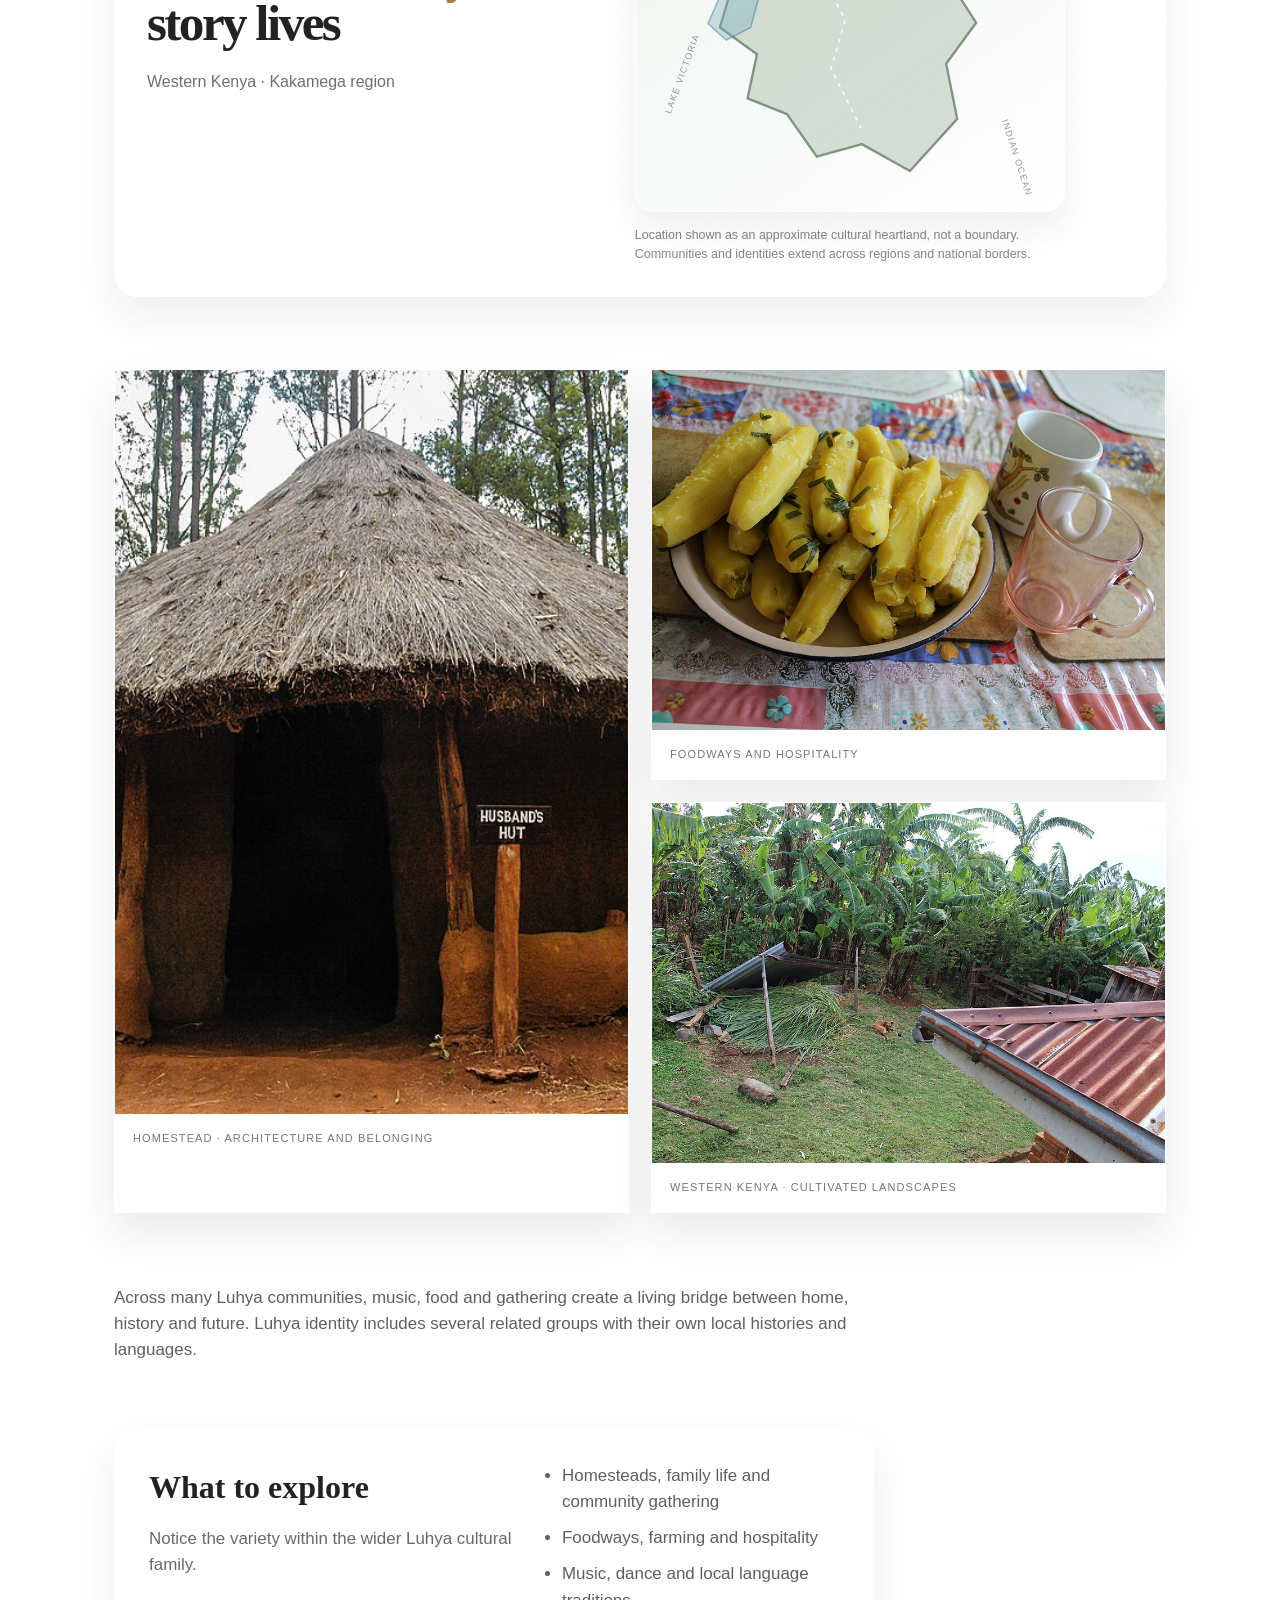
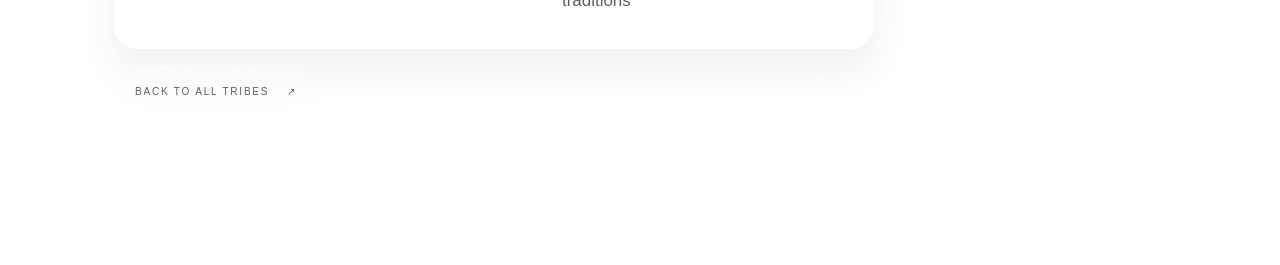
<file: tribe-luhya.html>
<!doctype html><html lang="en"><head><meta charset="utf-8"><meta name="viewport" content="width=device-width, initial-scale=1"><title>Luhya — Kenya Heritage</title><link rel="stylesheet" href="styles.css"></head><body class="subpage"><header class="site-header"><a class="brand" href="index.html"><span class="brand-mark">KH</span><span>Kenya<br><em>Heritage</em></span></a><nav class="main-nav"><a href="index.html">Home</a><a class="current" href="tribes.html">Tribes</a><a href="regions.html">Regions</a><a href="heritage.html">Heritage</a></nav><div class="header-actions"><a class="home-button" href="index.html" aria-label="Go to home">Home</a></div></header><main><section class="tribe-detail-hero subpage-hero" style="background-image:url('assets/tribes/luhya/u2.jpg')"><div class="subpage-hero-content"><p class="eyebrow">Western Kenya · 05</p><h1>The <em>Luhya</em></h1><p>A western Kenyan story of homesteads, foodways, music and community.</p></div></section><section class="detail-content"><div class="detail-intro"><p class="eyebrow">A living profile</p><h2>Home as a <em>gathering place</em></h2><p>Explore Luhya life through architecture, food, ceremony and the strength of extended family.</p></div><div class="tribe-facts"><div class="tribe-fact"><small>Heartland</small><strong>Western Kenya</strong><span>Settlements around the Lake Victoria basin</span></div><div class="tribe-fact"><small>Languages</small><strong>Luhya languages</strong><span>A family of related Bantu varieties</span></div><div class="tribe-fact"><small>Livelihoods</small><strong>Farming</strong><span>Maize, bananas, livestock and trade</span></div><div class="tribe-fact"><small>Community</small><strong>Many voices</strong><span>Several culturally distinct Luhya groups</span></div></div><div class="detail-grid"><figure><img src="assets/tribes/luhya/u2.jpg" alt="Luhya homestead"><figcaption>Homestead · architecture and belonging</figcaption></figure><figure><img src="assets/tribes/luhya/u3.jpg" alt="Luhya food culture"><figcaption>Foodways and hospitality</figcaption></figure><figure><img src="assets/tribes/luhya/u5.jpg" alt="Western Kenya landscape"><figcaption>Western Kenya · cultivated landscapes</figcaption></figure></div><div class="detail-copy"><p>Across many Luhya communities, music, food and gathering create a living bridge between home, history and future. Luhya identity includes several related groups with their own local histories and languages.</p><div class="knowledge-panel"><div><h3>What to explore</h3><p>Notice the variety within the wider Luhya cultural family.</p></div><ul class="knowledge-list"><li>Homesteads, family life and community gathering</li><li>Foodways, farming and hospitality</li><li>Music, dance and local language traditions</li></ul></div><p><a class="button" href="tribes.html">Back to all tribes <span>↗</span></a></p></div></section></main><script src="shared-transitions.js"></script></body></html>
</file>
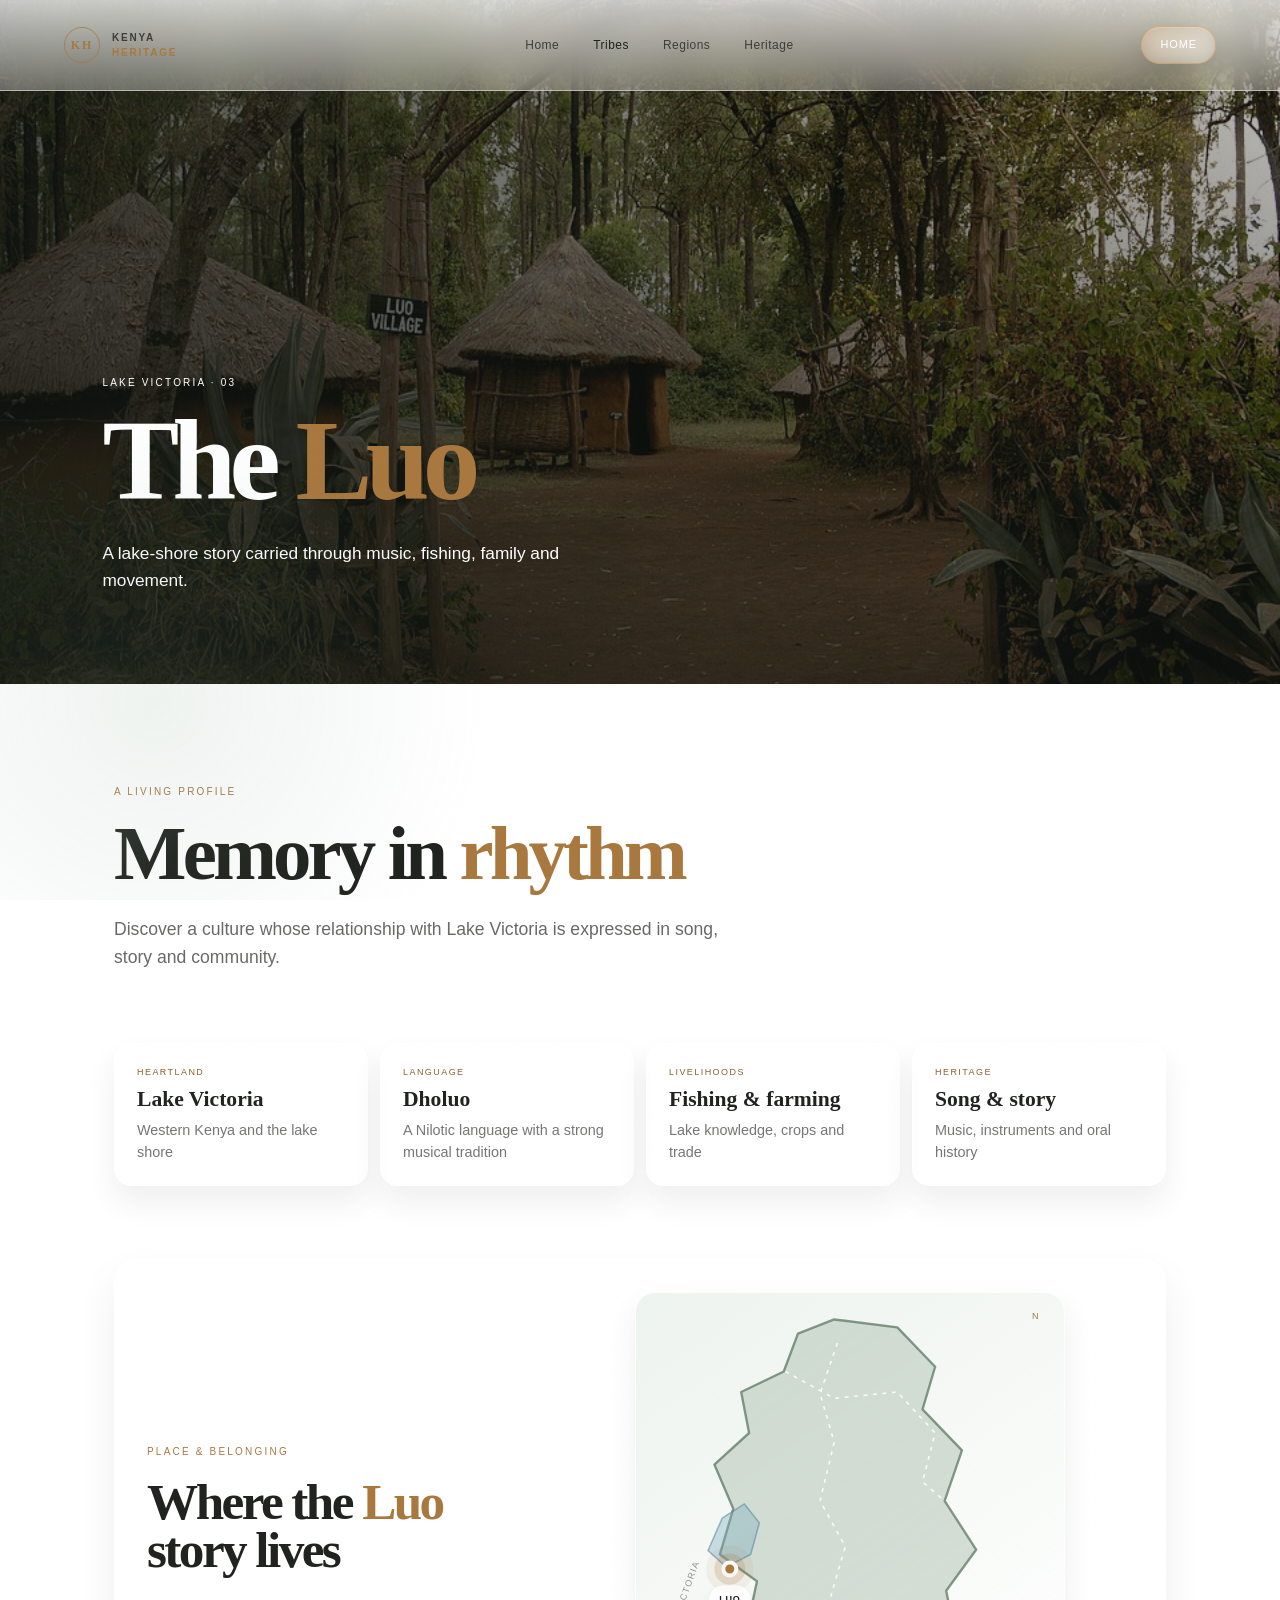
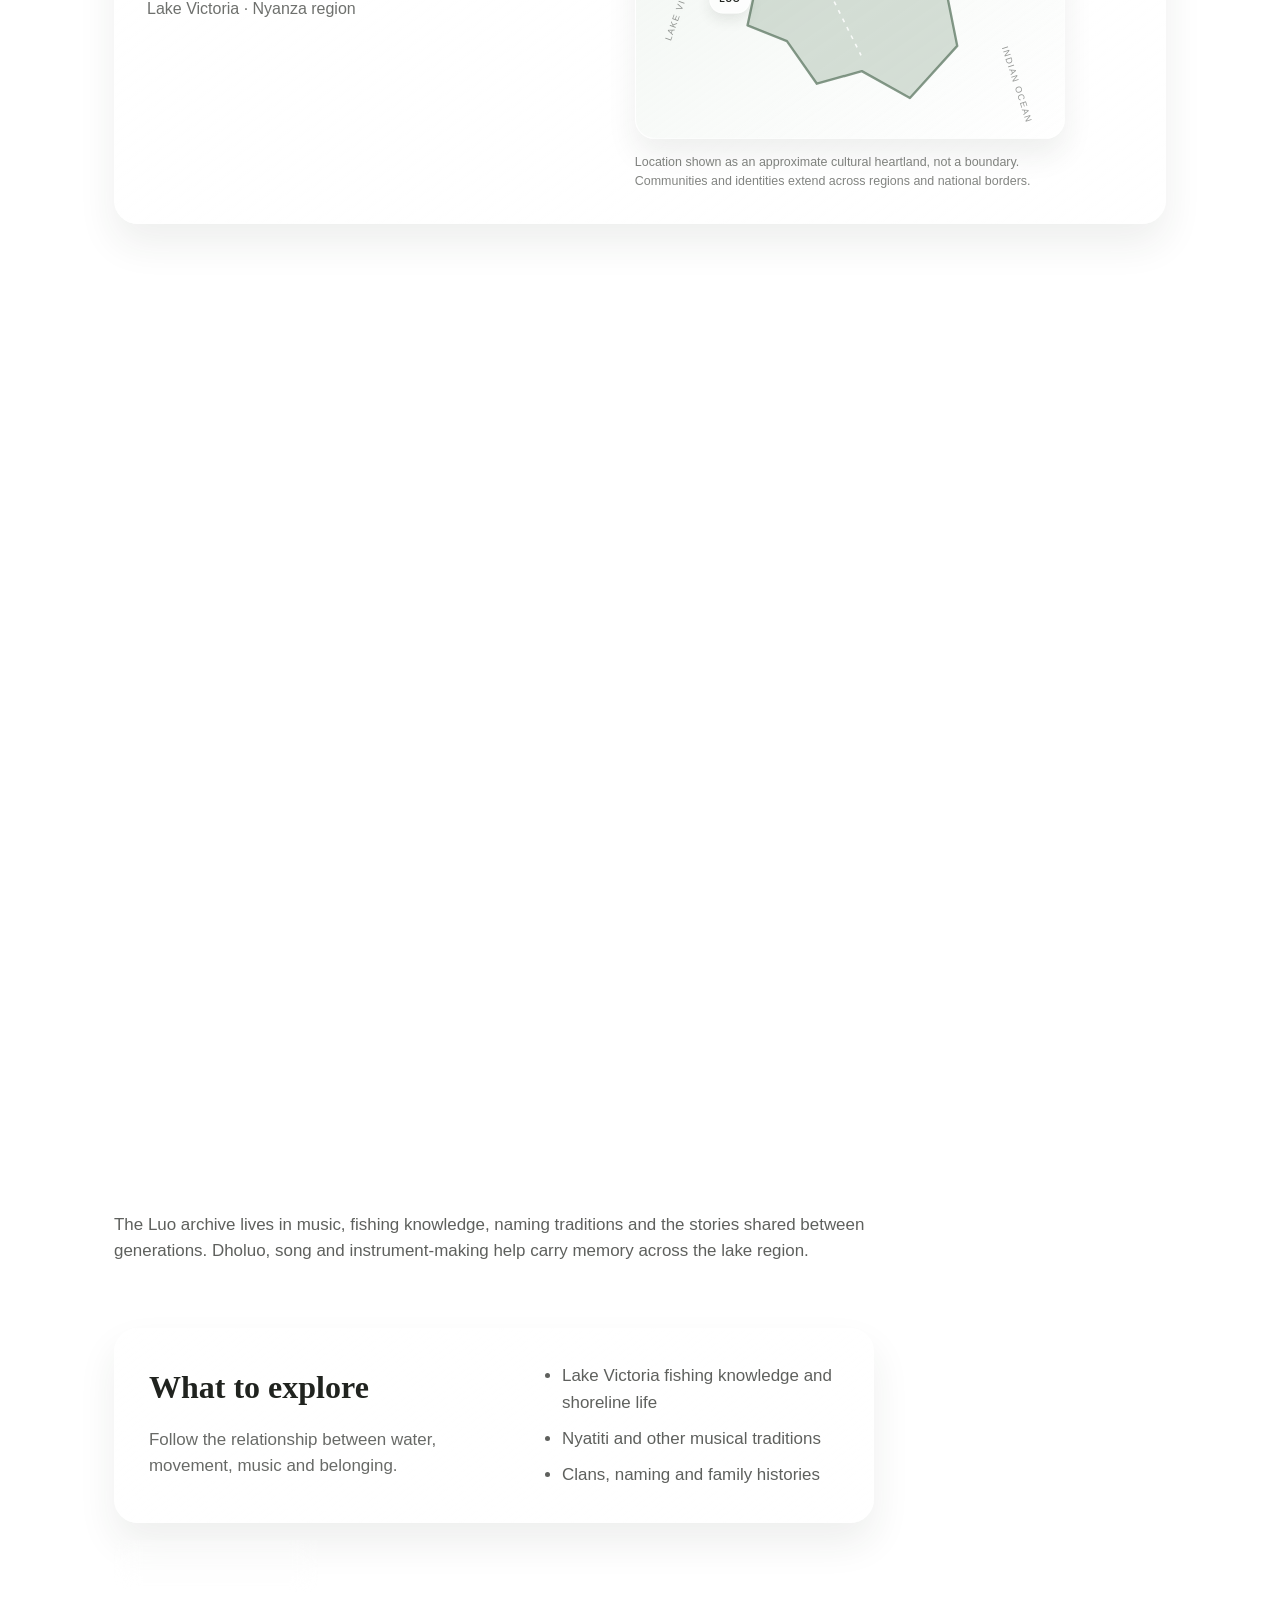
<file: tribe-luo.html>
<!doctype html><html lang="en"><head><meta charset="utf-8"><meta name="viewport" content="width=device-width, initial-scale=1"><title>Luo — Kenya Heritage</title><link rel="stylesheet" href="styles.css"></head><body class="subpage"><header class="site-header"><a class="brand" href="index.html"><span class="brand-mark">KH</span><span>Kenya<br><em>Heritage</em></span></a><nav class="main-nav"><a href="index.html">Home</a><a class="current" href="tribes.html">Tribes</a><a href="regions.html">Regions</a><a href="heritage.html">Heritage</a></nav><div class="header-actions"><a class="home-button" href="index.html" aria-label="Go to home">Home</a></div></header><main><section class="tribe-detail-hero subpage-hero" style="background-image:url('assets/tribes/luo/l1.jpg')"><div class="subpage-hero-content"><p class="eyebrow">Lake Victoria · 03</p><h1>The <em>Luo</em></h1><p>A lake-shore story carried through music, fishing, family and movement.</p></div></section><section class="detail-content"><div class="detail-intro"><p class="eyebrow">A living profile</p><h2>Memory in <em>rhythm</em></h2><p>Discover a culture whose relationship with Lake Victoria is expressed in song, story and community.</p></div><div class="tribe-facts"><div class="tribe-fact"><small>Heartland</small><strong>Lake Victoria</strong><span>Western Kenya and the lake shore</span></div><div class="tribe-fact"><small>Language</small><strong>Dholuo</strong><span>A Nilotic language with a strong musical tradition</span></div><div class="tribe-fact"><small>Livelihoods</small><strong>Fishing &amp; farming</strong><span>Lake knowledge, crops and trade</span></div><div class="tribe-fact"><small>Heritage</small><strong>Song &amp; story</strong><span>Music, instruments and oral history</span></div></div><div class="detail-grid"><figure><img src="assets/tribes/luo/l2.jpg" alt="Luo community by Lake Victoria"><figcaption>Community · lake shore life</figcaption></figure><figure><img src="assets/tribes/luo/l4.png" alt="Luo ceremonial scene"><figcaption>Music and ceremony</figcaption></figure><figure><img src="assets/tribes/luo/l3.jpg" alt="Luo landscape"><figcaption>Lake Victoria · a living horizon</figcaption></figure></div><div class="detail-copy"><p>The Luo archive lives in music, fishing knowledge, naming traditions and the stories shared between generations. Dholuo, song and instrument-making help carry memory across the lake region.</p><div class="knowledge-panel"><div><h3>What to explore</h3><p>Follow the relationship between water, movement, music and belonging.</p></div><ul class="knowledge-list"><li>Lake Victoria fishing knowledge and shoreline life</li><li>Nyatiti and other musical traditions</li><li>Clans, naming and family histories</li></ul></div><p><a class="button" href="tribes.html">Back to all tribes <span>↗</span></a></p></div></section></main><script src="shared-transitions.js"></script></body></html>
</file>
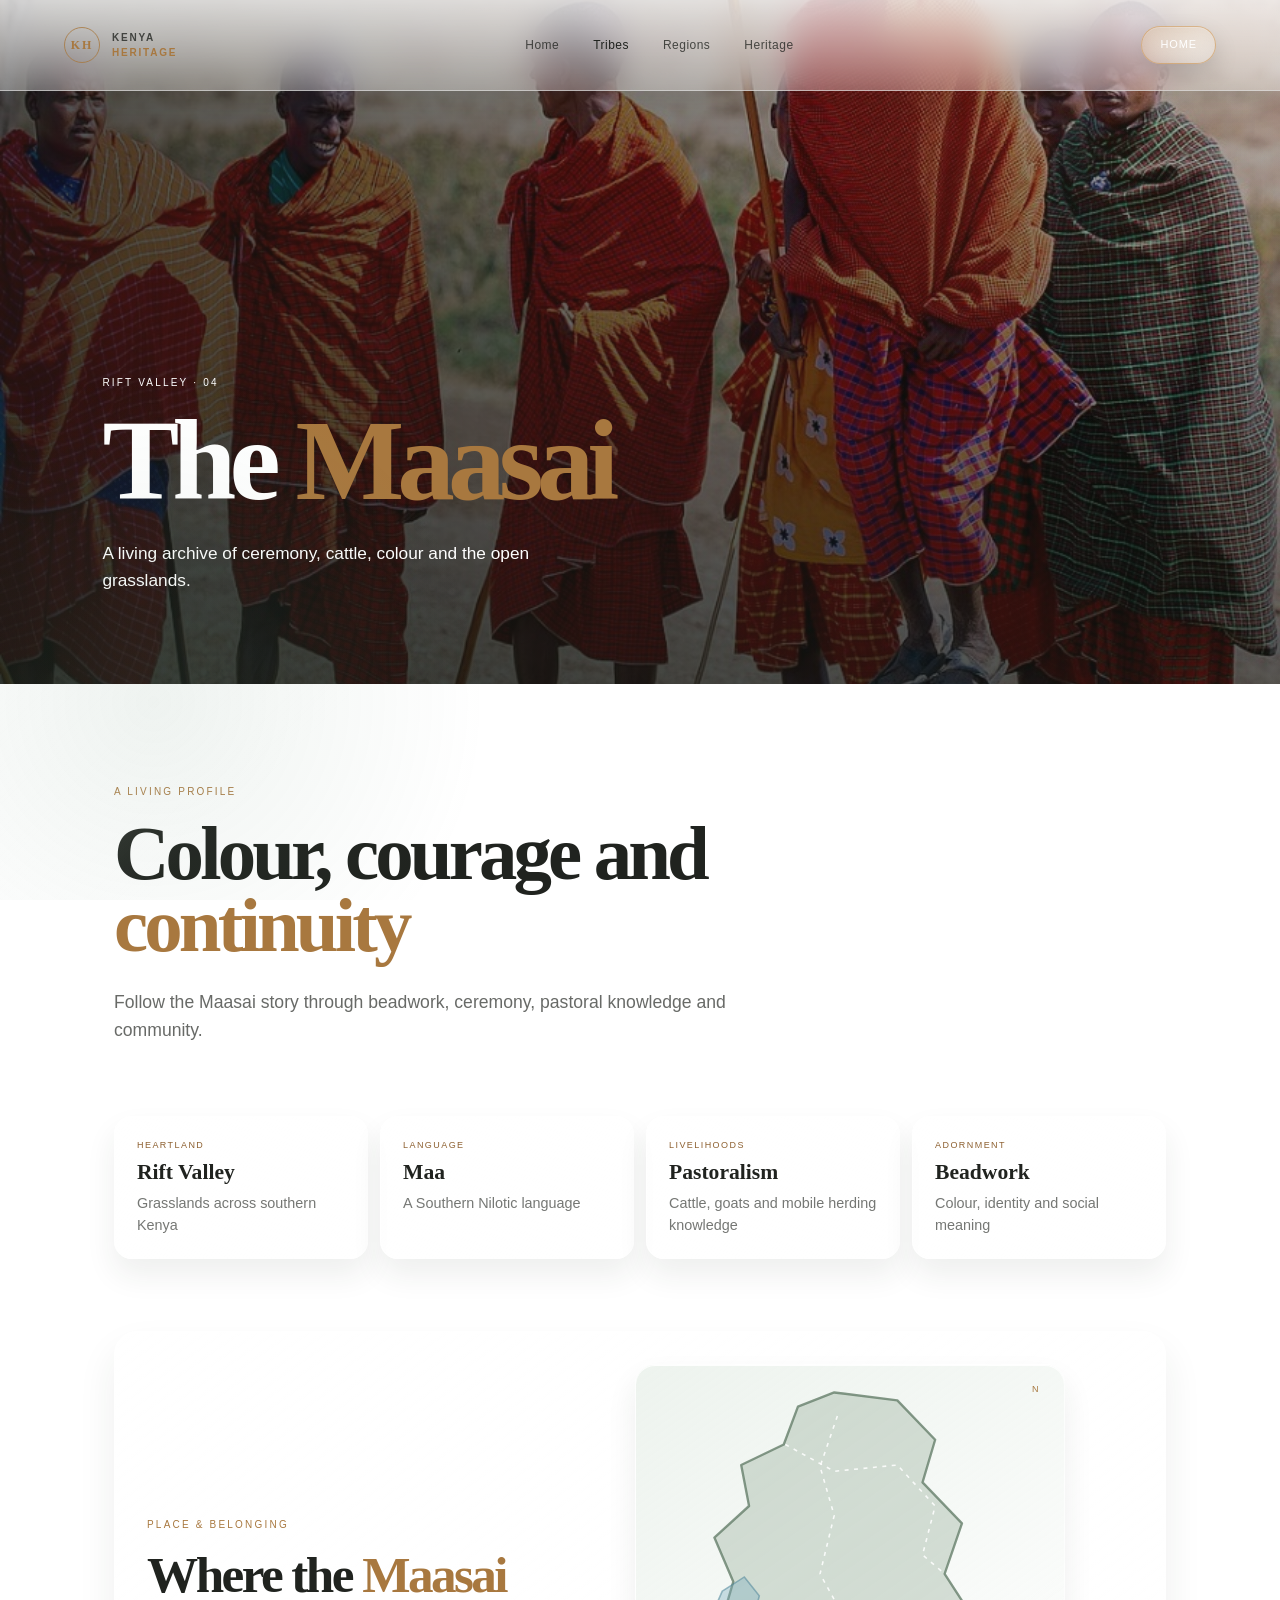
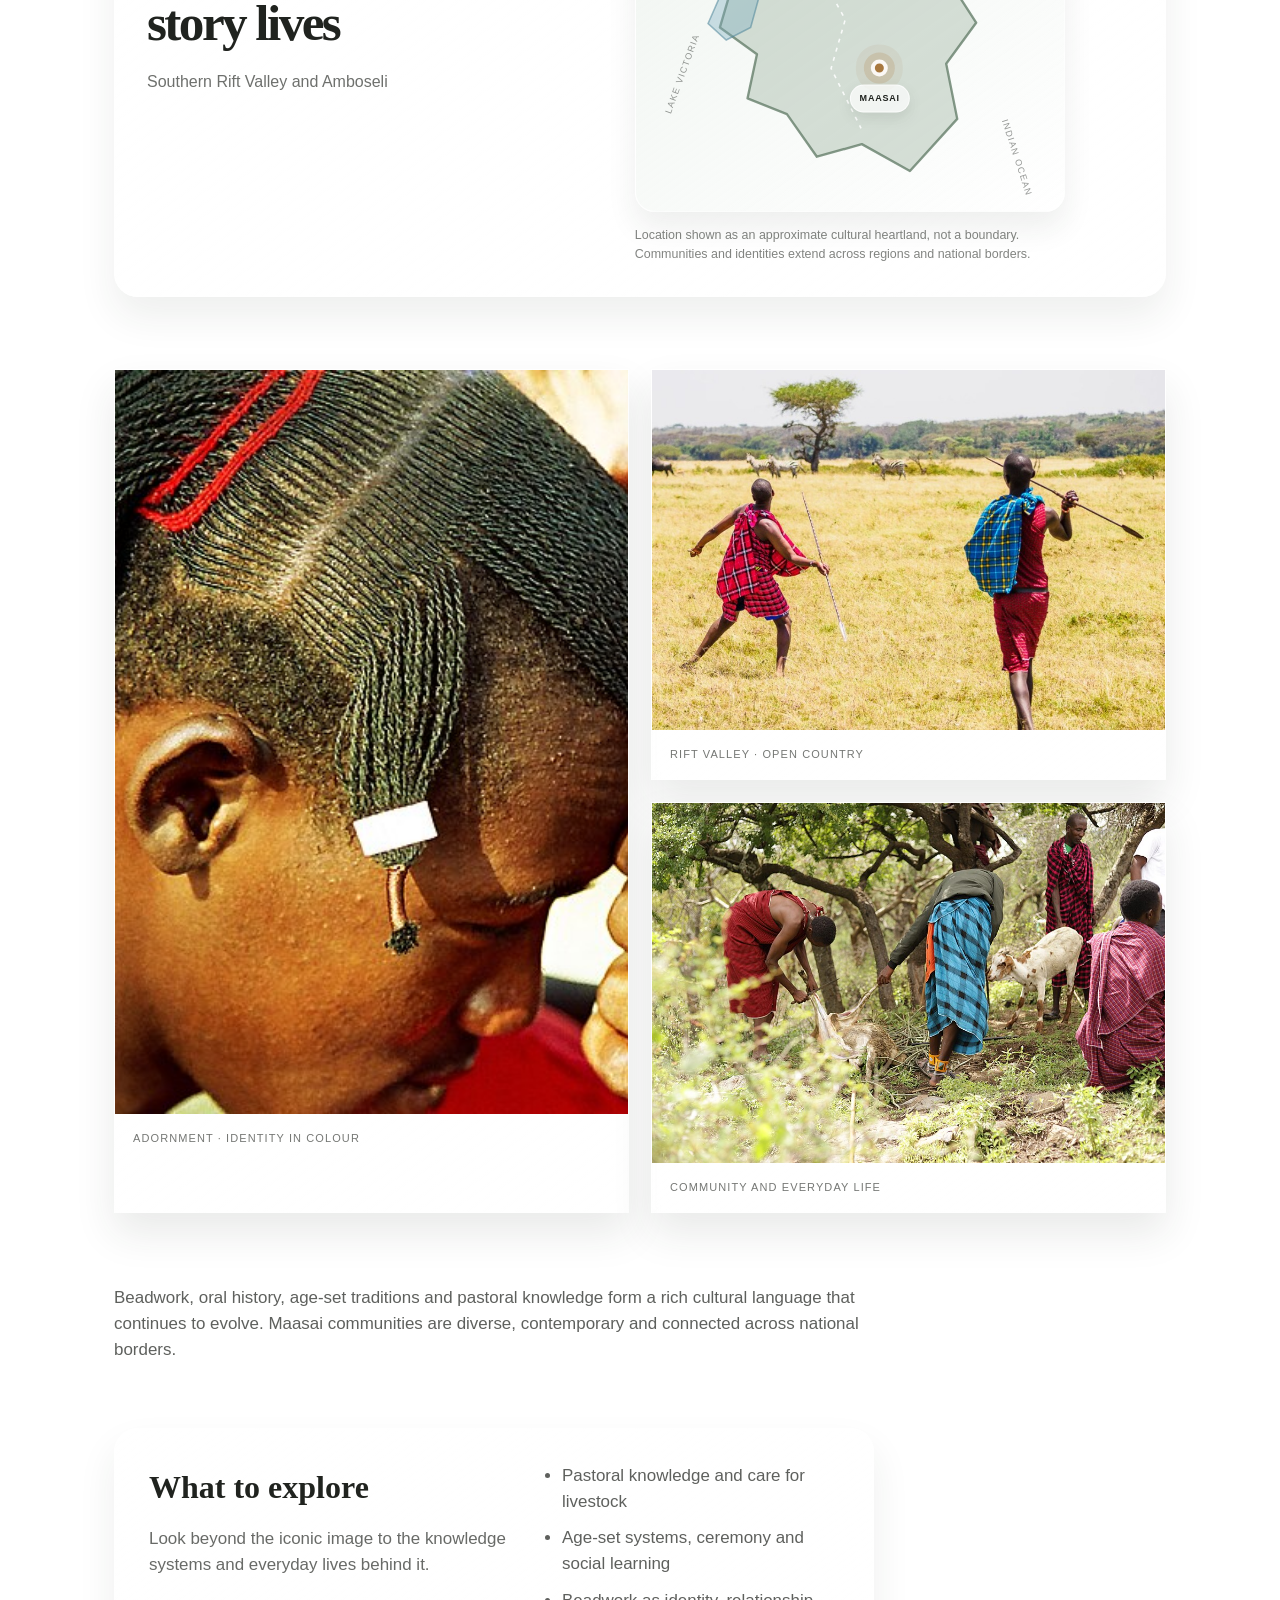
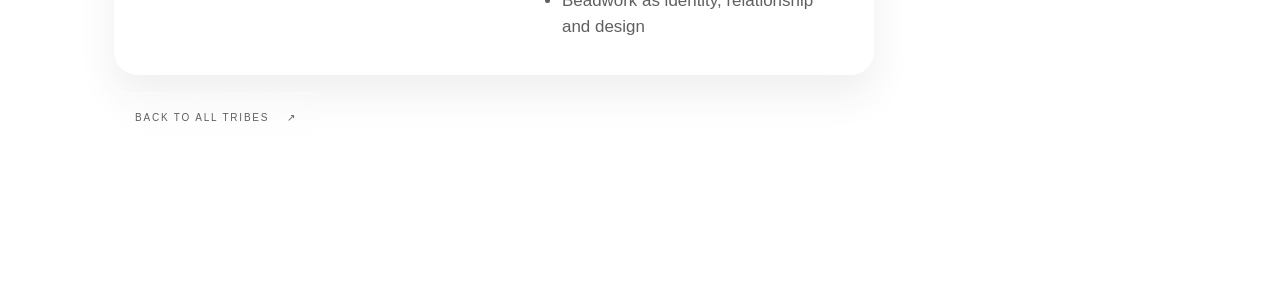
<file: tribe-maasai.html>
<!doctype html><html lang="en"><head><meta charset="utf-8"><meta name="viewport" content="width=device-width, initial-scale=1"><title>Maasai — Kenya Heritage</title><link rel="stylesheet" href="styles.css"></head><body class="subpage"><header class="site-header"><a class="brand" href="index.html"><span class="brand-mark">KH</span><span>Kenya<br><em>Heritage</em></span></a><nav class="main-nav"><a href="index.html">Home</a><a class="current" href="tribes.html">Tribes</a><a href="regions.html">Regions</a><a href="heritage.html">Heritage</a></nav><div class="header-actions"><a class="home-button" href="index.html" aria-label="Go to home">Home</a></div></header><main><section class="tribe-detail-hero subpage-hero" style="background-image:url('assets/tribes/maasai/m2.jpg')"><div class="subpage-hero-content"><p class="eyebrow">Rift Valley · 04</p><h1>The <em>Maasai</em></h1><p>A living archive of ceremony, cattle, colour and the open grasslands.</p></div></section><section class="detail-content"><div class="detail-intro"><p class="eyebrow">A living profile</p><h2>Colour, courage and <em>continuity</em></h2><p>Follow the Maasai story through beadwork, ceremony, pastoral knowledge and community.</p></div><div class="tribe-facts"><div class="tribe-fact"><small>Heartland</small><strong>Rift Valley</strong><span>Grasslands across southern Kenya</span></div><div class="tribe-fact"><small>Language</small><strong>Maa</strong><span>A Southern Nilotic language</span></div><div class="tribe-fact"><small>Livelihoods</small><strong>Pastoralism</strong><span>Cattle, goats and mobile herding knowledge</span></div><div class="tribe-fact"><small>Adornment</small><strong>Beadwork</strong><span>Colour, identity and social meaning</span></div></div><div class="detail-grid"><figure><img src="assets/tribes/maasai/m1.jpg" alt="Maasai cultural portrait"><figcaption>Adornment · identity in colour</figcaption></figure><figure><img src="assets/tribes/maasai/m4.jpg" alt="Maasai in the grasslands"><figcaption>Rift Valley · open country</figcaption></figure><figure><img src="assets/tribes/maasai/m6.jpg" alt="Maasai community life"><figcaption>Community and everyday life</figcaption></figure></div><div class="detail-copy"><p>Beadwork, oral history, age-set traditions and pastoral knowledge form a rich cultural language that continues to evolve. Maasai communities are diverse, contemporary and connected across national borders.</p><div class="knowledge-panel"><div><h3>What to explore</h3><p>Look beyond the iconic image to the knowledge systems and everyday lives behind it.</p></div><ul class="knowledge-list"><li>Pastoral knowledge and care for livestock</li><li>Age-set systems, ceremony and social learning</li><li>Beadwork as identity, relationship and design</li></ul></div><p><a class="button" href="tribes.html">Back to all tribes <span>↗</span></a></p></div></section></main><script src="shared-transitions.js"></script></body></html>
</file>
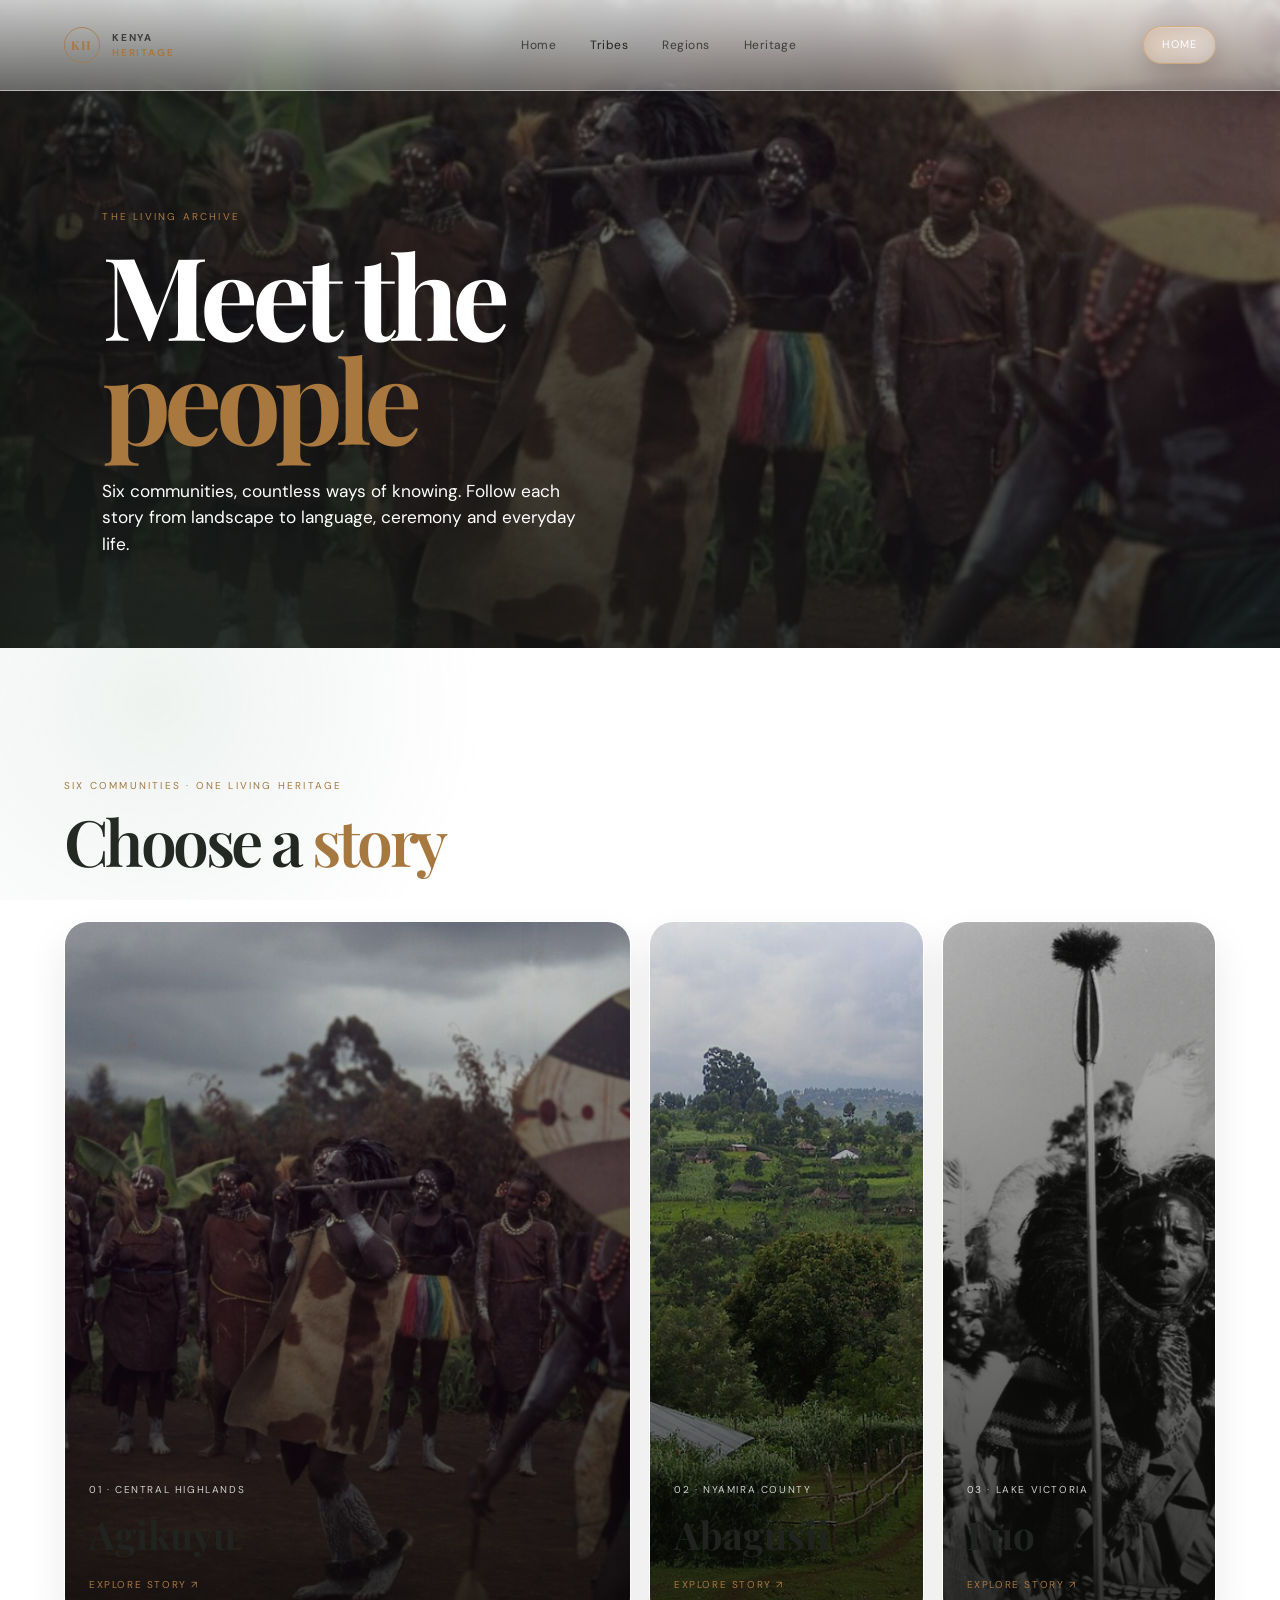
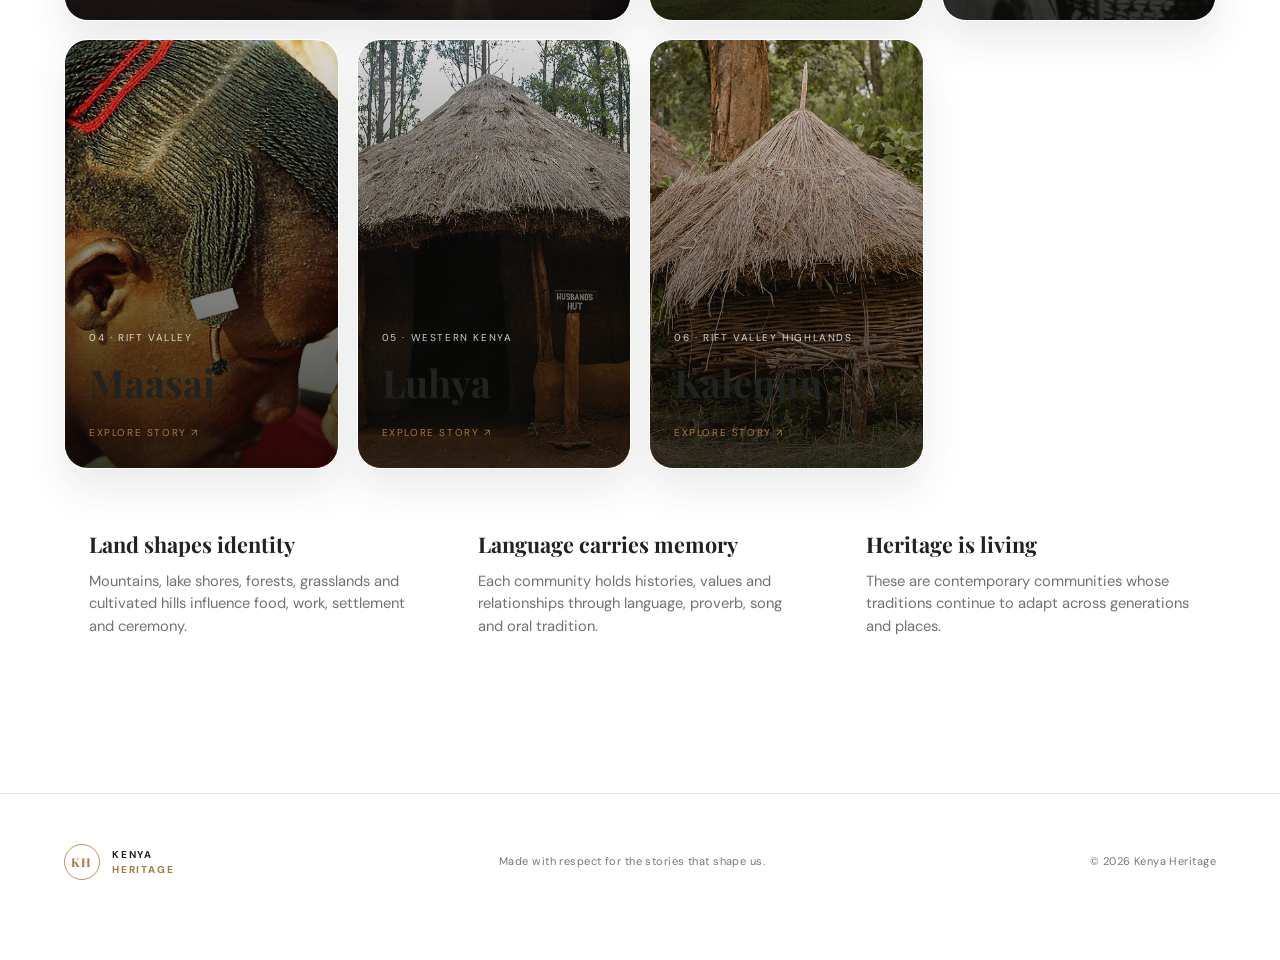
<file: tribes.html>
<!doctype html>
<html lang="en">
<head>
  <meta charset="utf-8">
  <meta name="viewport" content="width=device-width, initial-scale=1">
  <meta name="description" content="Explore six living cultural communities of Kenya.">
  <title>Tribes — Kenya Heritage</title>
  <link rel="preconnect" href="https://fonts.googleapis.com">
  <link rel="preconnect" href="https://fonts.gstatic.com" crossorigin>
  <link href="https://fonts.googleapis.com/css2?family=DM+Sans:wght@400;500;700&family=Playfair+Display:wght@500;600;700&display=swap" rel="stylesheet">
  <link rel="stylesheet" href="styles.css">
</head>
<body class="subpage">
  <header class="site-header">
    <a class="brand" href="index.html" aria-label="Kenya Heritage home"><span class="brand-mark">KH</span><span>Kenya<br><em>Heritage</em></span></a>
    <nav class="main-nav" aria-label="Main navigation"><a href="index.html">Home</a><a class="current" href="tribes.html">Tribes</a><a href="regions.html">Regions</a><a href="heritage.html">Heritage</a></nav>
    <div class="header-actions"><a class="home-button" href="index.html" aria-label="Go to home">Home</a></div>
  </header>
  <main>
    <section class="subpage-hero tribes-hero"><div class="subpage-hero-content"><p class="eyebrow">The living archive</p><h1>Meet the <em>people</em></h1><p>Six communities, countless ways of knowing. Follow each story from landscape to language, ceremony and everyday life.</p></div></section>
    <section class="page-section page-shell"><div class="section-heading"><p class="eyebrow">Six communities · one living heritage</p><h2>Choose a <em>story</em></h2></div><div class="tribe-grid">
      <article class="tribe-tile tile-large"><img src="assets/tribes/agikuyu/ag2.jpg" alt="Agikuyu cultural gathering"><div class="tile-content"><span>01 · Central highlands</span><h3>Agikuyu</h3><a href="tribe-agikuyu.html">Explore story ↗</a></div></article>
      <article class="tribe-tile"><img src="assets/tribes/abagusii/ab6.jpg" alt="Abagusii landscape"><div class="tile-content"><span>02 · Nyamira county</span><h3>Abagusii</h3><a href="tribe-abagusii.html">Explore story ↗</a></div></article>
      <article class="tribe-tile"><img src="assets/tribes/luo/l2.jpg" alt="Luo community by Lake Victoria"><div class="tile-content"><span>03 · Lake Victoria</span><h3>Luo</h3><a href="tribe-luo.html">Explore story ↗</a></div></article>
      <article class="tribe-tile"><img src="assets/tribes/maasai/m1.jpg" alt="Maasai cultural portrait"><div class="tile-content"><span>04 · Rift Valley</span><h3>Maasai</h3><a href="tribe-maasai.html">Explore story ↗</a></div></article>
      <article class="tribe-tile"><img src="assets/tribes/luhya/u2.jpg" alt="Luhya cultural scene"><div class="tile-content"><span>05 · Western Kenya</span><h3>Luhya</h3><a href="tribe-luhya.html">Explore story ↗</a></div></article>
      <article class="tribe-tile"><img src="assets/tribes/kalenjin/k2.jpg" alt="Kalenjin community portrait"><div class="tile-content"><span>06 · Rift Valley highlands</span><h3>Kalenjin</h3><a href="tribe-kalenjin.html">Explore story ↗</a></div></article>
    </div>
    <div class="overview-notes">
      <article class="overview-note"><strong>Land shapes identity</strong><p>Mountains, lake shores, forests, grasslands and cultivated hills influence food, work, settlement and ceremony.</p></article>
      <article class="overview-note"><strong>Language carries memory</strong><p>Each community holds histories, values and relationships through language, proverb, song and oral tradition.</p></article>
      <article class="overview-note"><strong>Heritage is living</strong><p>These are contemporary communities whose traditions continue to adapt across generations and places.</p></article>
    </div>
    </section>
  </main>
  <footer><a class="brand" href="index.html"><span class="brand-mark">KH</span><span>Kenya<br><em>Heritage</em></span></a><p>Made with respect for the stories that shape us.</p><span>© 2026 Kenya Heritage</span></footer>
<script src="shared-transitions.js"></script></body>
</html>
</file>
<file: styles.css>
:root {
  --ink: #0c0d0a;
  --paper: #eee7dd;
  --paper-2: #d7d0c5;
  --muted: rgba(255,255,255,0.6);
  --line: rgba(255,255,255,0.13);
  --glass: rgba(255,255,255,0.075);
  --glass-border: rgba(255,255,255,0.2);
  --gold: #d1a067;
  --gold-soft: rgba(209,160,103,0.18);
  --shadow: rgba(0,0,0,0.28);
  --ease: cubic-bezier(0.25, 1, 0.5, 1);
  --max: 1360px;
}

@view-transition {
  navigation: auto;
}

::view-transition-old(root),
::view-transition-new(root) {
  animation-duration: 620ms;
  animation-timing-function: cubic-bezier(0.25, 1, 0.5, 1);
}
::view-transition-old(root) {
  animation-name: heritage-page-out;
}
::view-transition-new(root) {
  animation-name: heritage-page-in;
}
::view-transition-group(*) {
  animation-duration: 760ms;
  animation-timing-function: cubic-bezier(0.25, 1, 0.5, 1);
}
::view-transition-image-pair(*) {
  isolation: isolate;
}
::view-transition-old(*),
::view-transition-new(*) {
  mix-blend-mode: normal;
}

* { box-sizing: border-box; }
html { scroll-behavior: smooth; }
body {
  margin: 0;
  background: var(--ink);
  color: var(--paper);
  font-family: "DM Sans", sans-serif;
  line-height: 1.55;
  overflow-x: hidden;
  position: relative;
}
body::before {
  content: "";
  position: fixed;
  inset: 0;
  background: radial-gradient(circle at top, rgba(209,160,103,0.06), transparent 35%),
    linear-gradient(180deg, rgba(255,255,255,0.015), transparent 18%);
  pointer-events: none;
  z-index: 0;
}
body::after {
  content: "";
  position: fixed;
  inset: 0;
  background:
    radial-gradient(circle at 85% 12%, rgba(209,160,103,0.08), transparent 24%),
    radial-gradient(circle at 12% 78%, rgba(112,145,128,0.07), transparent 25%);
  pointer-events: none;
  z-index: 0;
}
html.is-navigating::before {
  content: "";
  position: fixed;
  inset: 0;
  z-index: 100;
  pointer-events: none;
  background: radial-gradient(circle at center, rgba(209,160,103,0.1), transparent 48%);
  animation: transition-glow 620ms var(--ease) both;
}
img { display: block; max-width: 100%; }
a { color: inherit; text-decoration: none; }
button {
  font: inherit;
  color: inherit;
  border: 0;
  background: none;
  cursor: pointer;
}

.page-wash {
  position: fixed;
  inset: 0;
  background: linear-gradient(90deg, rgba(0,0,0,0) 0%, rgba(180,140,86,0.15), rgba(0,0,0,0));
  pointer-events: none;
  z-index: 16;
  transform: scaleX(0);
  transform-origin: left;
  opacity: 0;
}

.site-header {
  position: absolute;
  top: 0;
  left: 0;
  width: 100%;
  padding: 26px 5vw;
  display: flex;
  align-items: center;
  justify-content: space-between;
  z-index: 20;
  background: linear-gradient(180deg, rgba(10,12,10,0.58), rgba(10,12,10,0.18));
  border-bottom: 1px solid rgba(255,255,255,0.07);
  backdrop-filter: blur(18px) saturate(130%);
  -webkit-backdrop-filter: blur(18px) saturate(130%);
  box-shadow: 0 12px 32px rgba(0,0,0,0.12);
}

.brand {
  display: inline-flex;
  align-items: center;
  gap: 12px;
  text-transform: uppercase;
  letter-spacing: 0.18em;
  font-size: 10px;
  font-weight: 700;
}
.brand em {
  font-style: normal;
  color: var(--gold);
}
.brand-mark {
  width: 36px;
  height: 36px;
  display: grid;
  place-items: center;
  border: 1px solid rgba(209,160,103,0.9);
  border-radius: 50%;
  font-family: "Playfair Display", serif;
  font-size: 12px;
  color: var(--gold);
}

.main-nav {
  display: flex;
  align-items: center;
  gap: 34px;
  color: rgba(255,255,255,0.7);
  font-size: 12px;
  letter-spacing: 0.04em;
}
.main-nav a { position: relative; }
.main-nav a::after {
  content: "";
  position: absolute;
  left: 0;
  right: 0;
  bottom: -8px;
  height: 1px;
  background: var(--gold);
  transform: scaleX(0);
  transform-origin: left;
  transition: transform .35s var(--ease);
}
.main-nav a:hover::after, .main-nav a:focus-visible::after { transform: scaleX(1); }

.header-actions { display: flex; align-items: center; gap: 14px; }
.home-button {
  display: inline-flex;
  align-items: center;
  justify-content: center;
  min-height: 38px;
  padding: 0 18px;
  border: 1px solid rgba(209,160,103,0.7);
  border-radius: 999px;
  color: #fff;
  background: linear-gradient(145deg, rgba(209,160,103,0.3), rgba(255,255,255,0.08));
  box-shadow: inset 0 1px 0 rgba(255,255,255,0.18), 0 10px 24px rgba(0,0,0,0.14);
  backdrop-filter: blur(12px);
  -webkit-backdrop-filter: blur(12px);
  font-size: 11px;
  letter-spacing: 0.08em;
  text-transform: uppercase;
  transition: transform .35s var(--ease), background .35s var(--ease), border-color .35s var(--ease);
}
.home-button:hover,
.home-button:focus-visible {
  transform: translateY(-2px);
  border-color: var(--gold);
  background: linear-gradient(145deg, rgba(209,160,103,0.5), rgba(255,255,255,0.14));
}
.icon-button {
  width: 38px;
  height: 38px;
  border-radius: 50%;
  display: grid;
  place-items: center;
  color: rgba(255,255,255,0.8);
  border: 1px solid var(--glass-border);
  background: linear-gradient(145deg, rgba(255,255,255,0.13), rgba(255,255,255,0.025));
  box-shadow: inset 0 1px 0 rgba(255,255,255,0.16), 0 10px 24px rgba(0,0,0,0.14);
  backdrop-filter: blur(12px);
  -webkit-backdrop-filter: blur(12px);
  transition: transform .3s var(--ease), border-color .3s var(--ease), background .3s var(--ease);
}
.icon-button:hover,
.icon-button:focus-visible {
  transform: translateY(-2px);
  border-color: rgba(209,160,103,0.7);
  background: linear-gradient(145deg, rgba(209,160,103,0.25), rgba(255,255,255,0.04));
}
.menu-button { display: none; }

.page-section {
  position: relative;
  padding: 130px 5vw;
}

.subpage {
  background: var(--ink);
  min-height: 100vh;
}
.subpage .site-header {
  position: fixed;
}
.main-nav .current {
  color: var(--paper);
}
.subpage-hero {
  min-height: 72vh;
  position: relative;
  display: flex;
  align-items: flex-end;
  padding: 150px 8vw 90px;
  overflow: hidden;
  background-position: center;
  background-size: cover;
}
.subpage-hero::before {
  content: "";
  position: absolute;
  inset: 0;
  background: linear-gradient(90deg, rgba(8,10,8,.82), rgba(8,10,8,.3)),
    linear-gradient(180deg, rgba(8,10,8,.08), rgba(8,10,8,.78));
}
.subpage-hero-content {
  position: relative;
  z-index: 1;
  max-width: 700px;
}
.subpage-hero h1 {
  margin: 0;
  font-family: "Playfair Display", serif;
  font-size: clamp(4rem, 9vw, 9rem);
  line-height: .9;
  letter-spacing: -.06em;
}
.subpage-hero h1 em {
  color: var(--gold);
  font-style: normal;
}
.subpage-hero-content > p:last-child {
  max-width: 500px;
  margin: 28px 0 0;
  color: rgba(255,255,255,.72);
  font-size: 1.08rem;
}
.tribes-hero { background-image: url("assets/tribes/agikuyu/ag2.jpg"); }
.regions-hero { background-image: url("assets/tribes/kalenjin/k5.jpg"); }
.heritage-hero { background-image: url("assets/tribes/maasai/m6.jpg"); }
.page-shell {
  max-width: 1440px;
  margin: 0 auto;
}
.region-cards {
  display: grid;
  grid-template-columns: repeat(2, minmax(0, 1fr));
  gap: 14px;
}
.region-cards a {
  display: flex;
  justify-content: space-between;
  gap: 24px;
  padding: 28px;
  border: 1px solid var(--glass-border);
  background: linear-gradient(145deg, rgba(255,255,255,.11), rgba(255,255,255,.025));
  box-shadow: inset 0 1px 0 rgba(255,255,255,.15), 0 18px 34px rgba(0,0,0,.12);
  backdrop-filter: blur(18px) saturate(125%);
  -webkit-backdrop-filter: blur(18px) saturate(125%);
  transition: transform .35s var(--ease), border-color .35s var(--ease), background .35s var(--ease);
}
.region-cards a:hover {
  transform: translateY(-4px);
  border-color: rgba(209,160,103,.7);
  background: rgba(209,160,103,.08);
}
.region-cards strong { font-family: "Playfair Display", serif; font-size: 1.5rem; }
.region-cards span { color: var(--gold); font-size: 11px; letter-spacing: .12em; text-transform: uppercase; }
.heritage-links {
  display: grid;
  grid-template-columns: repeat(4, minmax(0, 1fr));
  gap: 16px;
}
.heritage-links a {
  display: block;
  overflow: hidden;
  border: 1px solid var(--glass-border);
  background: linear-gradient(145deg, rgba(255,255,255,.11), rgba(255,255,255,.025));
  box-shadow: inset 0 1px 0 rgba(255,255,255,.15), 0 18px 34px rgba(0,0,0,.14);
  backdrop-filter: blur(16px) saturate(125%);
  -webkit-backdrop-filter: blur(16px) saturate(125%);
}
.heritage-links img {
  width: 100%;
  height: 330px;
  object-fit: cover;
  transition: transform .8s var(--ease);
}
.heritage-links a:hover img { transform: scale(1.06); }
.heritage-links span {
  display: block;
  padding: 18px;
  color: var(--gold);
  font-size: 11px;
  letter-spacing: .1em;
  text-transform: uppercase;
}
.tribe-detail-hero {
  min-height: 76vh;
  background-position: center;
  background-size: cover;
}
.detail-content {
  max-width: 1180px;
  margin: 0 auto;
  padding: 100px 5vw 130px;
}
.detail-intro {
  max-width: 760px;
  margin-bottom: 72px;
}
.detail-intro h2 {
  margin: 0;
  font-family: "Playfair Display", serif;
  font-size: clamp(3rem, 6vw, 6rem);
  line-height: .95;
  letter-spacing: -.05em;
}
.detail-intro h2 em { color: var(--gold); font-style: normal; }
.detail-intro p:last-child {
  color: rgba(255,255,255,.68);
  font-size: 1.1rem;
  max-width: 620px;
  margin-top: 26px;
}
.detail-grid {
  display: grid;
  grid-template-columns: 1fr 1fr;
  gap: 22px;
}
.detail-grid figure {
  margin: 0;
  border: 1px solid var(--glass-border);
  background: linear-gradient(145deg, rgba(255,255,255,.1), rgba(255,255,255,.025));
  box-shadow: inset 0 1px 0 rgba(255,255,255,.14), 0 18px 34px rgba(0,0,0,.14);
  backdrop-filter: blur(16px) saturate(120%);
  -webkit-backdrop-filter: blur(16px) saturate(120%);
}
.detail-grid figure:first-child { grid-row: span 2; }
.detail-grid img {
  width: 100%;
  height: 360px;
  object-fit: cover;
}
.detail-grid figure:first-child img { height: 744px; }
.detail-grid figcaption {
  padding: 16px 18px;
  color: rgba(255,255,255,.65);
  font-size: 11px;
  letter-spacing: .1em;
  text-transform: uppercase;
}
.detail-copy {
  max-width: 760px;
  margin-top: 72px;
  color: rgba(255,255,255,.72);
  font-size: 1.06rem;
}
.detail-copy p + p { margin-top: 24px; }
.tribe-facts {
  display: grid;
  grid-template-columns: repeat(4, minmax(0, 1fr));
  gap: 12px;
  margin: 0 0 72px;
}
.tribe-fact {
  padding: 22px;
  border: 1px solid rgba(255,255,255,.8);
  border-radius: 18px;
  background: linear-gradient(145deg, rgba(255,255,255,.7), rgba(255,255,255,.3));
  box-shadow: inset 0 1px 0 rgba(255,255,255,.9), 0 16px 30px rgba(39,48,40,.08);
}
.tribe-fact small {
  display: block;
  margin-bottom: 8px;
  color: #8d6030;
  font-size: 9px;
  letter-spacing: .16em;
  text-transform: uppercase;
}
.tribe-fact strong {
  display: block;
  color: var(--paper);
  font-family: "Playfair Display", serif;
  font-size: 1.35rem;
  line-height: 1.05;
}
.tribe-fact span {
  display: block;
  margin-top: 8px;
  color: rgba(32,35,31,.62);
  font-size: .9rem;
}
.knowledge-panel {
  display: grid;
  grid-template-columns: minmax(0, 1.1fr) minmax(260px, .9fr);
  gap: 30px;
  margin-top: 64px;
  padding: 34px;
  border: 1px solid rgba(255,255,255,.8);
  border-radius: 24px;
  background: linear-gradient(145deg, rgba(255,255,255,.68), rgba(255,255,255,.28));
  box-shadow: inset 0 1px 0 rgba(255,255,255,.92), 0 20px 38px rgba(39,48,40,.08);
}
.knowledge-panel h3 {
  margin: 0 0 14px;
  color: var(--paper);
  font-family: "Playfair Display", serif;
  font-size: 2rem;
}
.knowledge-panel p {
  margin: 0;
  color: rgba(32,35,31,.68);
}
.knowledge-list {
  margin: 0;
  padding-left: 20px;
  color: rgba(32,35,31,.72);
}
.knowledge-list li + li { margin-top: 10px; }
.tribe-location {
  display: grid;
  grid-template-columns: minmax(0, .8fr) minmax(0, 1.2fr);
  gap: 42px;
  align-items: center;
  margin: 0 0 72px;
  padding: 32px;
  border: 1px solid rgba(255,255,255,.8);
  border-radius: 24px;
  background: linear-gradient(145deg, rgba(255,255,255,.7), rgba(255,255,255,.28));
  box-shadow: inset 0 1px 0 rgba(255,255,255,.92), 0 20px 38px rgba(39,48,40,.08);
}
.location-heading h2 {
  margin: 0;
  color: var(--paper);
  font-family: "Playfair Display", serif;
  font-size: clamp(2.4rem, 4vw, 4.6rem);
  line-height: .95;
  letter-spacing: -.05em;
}
.location-heading h2 em {
  color: var(--gold);
  font-style: normal;
}
.location-heading > p:last-child {
  margin-top: 22px;
  color: rgba(32,35,31,.65);
}
.location-map-shell {
  min-width: 0;
}
.kenya-map {
  position: relative;
  width: min(100%, 430px);
  min-height: 440px;
  margin: 0 auto;
  padding: 18px;
  border: 1px solid rgba(255,255,255,.82);
  border-radius: 20px;
  background: linear-gradient(145deg, rgba(231,239,232,.74), rgba(255,255,255,.38));
  box-shadow: inset 0 1px 0 rgba(255,255,255,.9), 0 16px 30px rgba(39,48,40,.08);
  overflow: hidden;
}
.kenya-map svg {
  display: block;
  width: 100%;
  height: 410px;
}
.kenya-outline {
  fill: rgba(176,194,179,.52);
  stroke: rgba(99,125,104,.78);
  stroke-width: 3;
  stroke-linejoin: round;
}
.kenya-rift,
.kenya-border {
  fill: none;
  stroke: rgba(255,255,255,.86);
  stroke-width: 2;
  stroke-dasharray: 5 7;
}
.kenya-lake {
  fill: rgba(124,174,192,.38);
  stroke: rgba(79,133,154,.55);
  stroke-width: 2;
}
.location-marker {
  position: absolute;
  transform: translate(-50%, -50%);
  display: grid;
  justify-items: center;
  gap: 8px;
  color: var(--paper);
  font-size: 10px;
  letter-spacing: .08em;
  text-transform: uppercase;
  white-space: nowrap;
}
.location-marker i {
  display: block;
  width: 17px;
  height: 17px;
  border: 4px solid rgba(255,255,255,.95);
  border-radius: 50%;
  background: var(--gold);
  box-shadow: 0 0 0 7px rgba(168,120,63,.2), 0 0 0 15px rgba(168,120,63,.08);
  animation: location-pulse 2.6s ease-out infinite;
}
.location-marker b {
  padding: 6px 9px;
  border: 1px solid rgba(255,255,255,.7);
  border-radius: 999px;
  background: rgba(255,255,255,.7);
  box-shadow: 0 6px 14px rgba(39,48,40,.1);
  font-size: 9px;
  font-weight: 700;
}
.map-compass,
.map-water-label,
.map-ocean-label {
  position: absolute;
  color: rgba(32,35,31,.48);
  font-size: 9px;
  letter-spacing: .14em;
  text-transform: uppercase;
}
.map-compass { top: 18px; right: 24px; color: var(--gold); }
.map-water-label { left: 5px; bottom: 130px; transform: rotate(-70deg); }
.map-ocean-label { right: 8px; bottom: 46px; transform: rotate(72deg); }
.map-note {
  max-width: 430px;
  margin: 14px auto 0;
  color: rgba(32,35,31,.56);
  font-size: .78rem;
  line-height: 1.5;
}
@keyframes location-pulse {
  0%, 100% { box-shadow: 0 0 0 7px rgba(168,120,63,.2), 0 0 0 15px rgba(168,120,63,.08); }
  50% { box-shadow: 0 0 0 12px rgba(168,120,63,.12), 0 0 0 25px rgba(168,120,63,0); }
}
.overview-notes {
  display: grid;
  grid-template-columns: repeat(3, minmax(0, 1fr));
  gap: 14px;
  margin-top: 34px;
}
.overview-note {
  padding: 24px;
  border: 1px solid rgba(255,255,255,.8);
  border-radius: 18px;
  background: rgba(255,255,255,.48);
  box-shadow: inset 0 1px 0 rgba(255,255,255,.9);
}
.overview-note strong {
  display: block;
  margin-bottom: 8px;
  color: var(--paper);
  font-family: "Playfair Display", serif;
  font-size: 1.35rem;
}
.overview-note p {
  margin: 0;
  color: rgba(32,35,31,.64);
  font-size: .92rem;
}

.hero {
  min-height: 100vh;
  display: flex;
  align-items: flex-end;
  padding: 125px 5vw 80px;
  overflow: hidden;
}
.hero-image,
.hero-overlay {
  position: absolute;
  inset: 0;
}
.hero-image {
  z-index: -2;
  background-position: center;
  background-repeat: no-repeat;
  background-size: cover;
  filter: saturate(0.85) brightness(0.8);
  transform: scale(1.0);
  animation: kenburns 20s ease-in-out infinite alternate;
  transition: background-image 1.1s var(--ease), filter 1.1s var(--ease), transform 1.1s var(--ease);
}
.hero-overlay {
  z-index: -1;
  background:
    linear-gradient(90deg, rgba(8,10,8,0.82) 0%, rgba(8,10,8,0.66) 40%, rgba(8,10,8,0.16) 100%),
    linear-gradient(180deg, rgba(8,10,8,0.12), rgba(8,10,8,0.7));
}
.hero-content {
  position: relative;
  z-index: 2;
  max-width: 520px;
  padding-right: 4vw;
  pointer-events: none;
}
.hero-content > * {
  pointer-events: auto;
}
.hero-content .eyebrow {
  letter-spacing: 0.28em;
}
.hero-content h1 {
  text-shadow: 0 0 30px rgba(0,0,0,0.18);
}
.eyebrow {
  margin: 0 0 18px;
  text-transform: uppercase;
  letter-spacing: 0.22em;
  font-size: 10px;
  color: var(--gold);
}
.hero h1,
.section-heading h2,
.profile-title h2,
.lightbox h2 {
  margin: 0;
  line-height: 0.9;
  letter-spacing: -0.055em;
  font-family: "Playfair Display", serif;
  font-weight: 600;
}
.hero h1 {
  font-size: clamp(4.0rem, 7vw, 8.2rem);
}
.hero h1 em,
.section-heading h2 em,
.profile-title h2 em {
  color: var(--gold);
  font-style: normal;
}
.hero-copy {
  max-width: 430px;
  margin: 28px 0 34px;
  color: rgba(255,255,255,0.78);
  font-size: 1.09rem;
}
.button {
  display: inline-flex;
  align-items: center;
  gap: 18px;
  min-height: 52px;
  padding: 0 20px;
  border: 1px solid rgba(255,255,255,0.22);
  background: linear-gradient(145deg, rgba(255,255,255,0.1), rgba(255,255,255,0.02));
  backdrop-filter: blur(12px);
  -webkit-backdrop-filter: blur(12px);
  box-shadow: inset 0 1px 0 rgba(255,255,255,0.15);
  text-transform: uppercase;
  letter-spacing: 0.18em;
  font-size: 10px;
  transition: background .35s var(--ease), color .35s var(--ease), transform .35s var(--ease), border-color .35s var(--ease);
}
.button:hover,
.button:focus-visible {
  background: var(--paper);
  color: var(--ink);
  border-color: var(--paper);
  transform: translateY(-1px);
}
.button-small {
  min-height: auto;
  padding: 10px 14px;
}
.hero-carousel {
  position: absolute;
  right: 3vw;
  bottom: 18vh;
  display: flex;
  align-items: flex-end;
  gap: 14px;
  max-width: 40vw;
  overflow: hidden;
  z-index: 5;
  padding: 18px 0;
}
.tribe-carousel-item {
  position: relative;
  width: 160px;
  height: 240px;
  flex: none;
  padding: 18px 14px;
  border-radius: 18px;
  border: 1px solid rgba(255,255,255,0.22);
  background-size: cover;
  background-position: center;
  overflow: hidden;
  opacity: 0.4;
  transform: scale(0.9);
  transition: transform .45s var(--ease), opacity .45s var(--ease), border-color .45s var(--ease), box-shadow .45s var(--ease), filter .45s var(--ease);
  box-shadow: inset 0 1px 0 rgba(255,255,255,0.2), 0 18px 30px rgba(0,0,0,0.18);
  backdrop-filter: blur(8px) saturate(120%);
  -webkit-backdrop-filter: blur(8px) saturate(120%);
  filter: saturate(0.7) brightness(0.7);
}
.tribe-carousel-item::before {
  content: "";
  position: absolute;
  inset: 0;
  background: linear-gradient(180deg, rgba(10,10,8,0.18), rgba(10,10,8,0.8));
}
.tribe-carousel-item > * {
  position: relative;
  z-index: 1;
}
.tribe-carousel-item.active {
  opacity: 1;
  transform: scale(1.05);
  border-color: rgba(209,160,103,0.8);
  box-shadow: 0 28px 50px rgba(0,0,0,0.34);
  filter: saturate(1) brightness(1);
}
.tribe-card-label {
  display: block;
  margin-bottom: auto;
  font-size: 9px;
  letter-spacing: 0.17em;
  text-transform: uppercase;
  color: rgba(255,255,255,0.9);
}
.tribe-carousel-item strong {
  display: block;
  font-size: 1.7rem;
  font-family: "Playfair Display", serif;
  margin-bottom: 8px;
}
.tribe-carousel-item small {
  display: block;
  font-size: 9px;
  letter-spacing: 0.15em;
  text-transform: uppercase;
  color: rgba(255,255,255,0.8);
}
.hero-meta {
  position: absolute;
  left: 5vw;
  bottom: 42px;
  display: flex;
  align-items: center;
  gap: 14px;
  z-index: 2;
  font-size: 10px;
  letter-spacing: 0.18em;
  text-transform: uppercase;
  color: rgba(255,255,255,0.7);
}
.hero-meta .line {
  width: 80px;
  height: 1px;
  background: rgba(209,160,103,0.9);
}
.scroll-arrow { color: var(--gold); font-size: 20px; }

.hero-card {
  position: absolute;
  right: 5vw;
  bottom: 10vh;
  width: 260px;
  min-height: 160px;
  padding: 18px 18px 16px;
  border: 1px solid var(--glass-border);
  background: linear-gradient(145deg, rgba(255,255,255,0.14), rgba(255,255,255,0.035));
  backdrop-filter: blur(22px) saturate(135%);
  -webkit-backdrop-filter: blur(22px) saturate(135%);
  box-shadow: 0 18px 28px rgba(0,0,0,0.22), inset 0 1px 0 rgba(255,255,255,0.06);
  z-index: 3;
}
.hero-card .round-button {
  pointer-events: auto;
}
.hero-card:hover {
  border-color: rgba(209,160,103,0.7);
  transform: translateY(-2px);
  transition: transform .35s var(--ease), border-color .35s var(--ease);
}
.card-label {
  display: flex;
  justify-content: space-between;
  align-items: center;
  color: var(--gold);
  font-size: 10px;
  letter-spacing: 0.18em;
  text-transform: uppercase;
}
.hero-card strong {
  display: block;
  margin-top: 36px;
  font-size: 2rem;
  font-family: "Playfair Display", serif;
}
.hero-card span {
  display: block;
  margin-top: 6px;
  color: rgba(255,255,255,0.7);
  font-size: 10px;
  letter-spacing: 0.14em;
  text-transform: uppercase;
}
.round-button {
  float: right;
  width: 42px;
  height: 42px;
  border-radius: 50%;
  border: 1px solid rgba(209,160,103,0.9);
  color: var(--gold);
  margin-top: 12px;
  transition: background .35s var(--ease), color .35s var(--ease);
}
.round-button:hover,
.round-button:focus-visible {
  background: var(--gold);
  color: var(--ink);
}

.tribes,
.heritage {
  background: var(--ink);
}
.section-heading {
  max-width: 700px;
  margin-bottom: 52px;
}
.section-heading h2 {
  font-size: clamp(3.1rem, 5vw, 6.4rem);
}
.section-heading p:last-child {
  max-width: 430px;
  margin-top: 28px;
  color: rgba(255,255,255,0.7);
}

.tribe-grid {
  display: grid;
  grid-template-columns: repeat(12, minmax(0, 1fr));
  gap: 18px;
}
.tribe-tile {
  position: relative;
  overflow: hidden;
  grid-column: span 3;
  min-height: 430px;
  border-radius: 24px;
  border: 1px solid rgba(255,255,255,0.14);
  background: var(--glass);
  box-shadow: inset 0 1px 0 rgba(255,255,255,0.14), 0 20px 35px rgba(0,0,0,0.18);
  backdrop-filter: blur(10px);
  -webkit-backdrop-filter: blur(10px);
}
.tribe-tile.tile-large {
  grid-column: span 6;
  min-height: 700px;
}
.tribe-tile img {
  width: 100%;
  height: 100%;
  object-fit: cover;
  transition: transform 1.2s var(--ease), filter 1.2s var(--ease);
}
.tribe-tile:hover img,
.tribe-tile:focus-within img {
  transform: scale(1.08);
  filter: brightness(1.02);
}
.tribe-tile::after {
  content: "";
  position: absolute;
  inset: 0;
  background: linear-gradient(180deg, rgba(10,10,8,0.12), rgba(10,10,8,0.8));
}
.tile-content {
  position: absolute;
  left: 24px;
  right: 24px;
  bottom: 24px;
  z-index: 1;
}
.tile-content span,
.tile-content a {
  font-size: 10px;
  letter-spacing: 0.16em;
  text-transform: uppercase;
  color: rgba(255,255,255,0.8);
}
.tile-content h3 {
  margin: 14px 0 18px;
  font-family: "Playfair Display", serif;
  font-size: clamp(2.1rem, 3vw, 3.5rem);
  line-height: 1;
}
.tile-content a { color: var(--gold); }

.profile {
  background: linear-gradient(180deg, #e7dfd2 0%, #d9d1c5 100%);
  color: var(--ink);
  padding-bottom: 120px;
}
.profile-hero {
  position: relative;
  min-height: 75vh;
  display: flex;
  align-items: flex-end;
  padding: 80px 5vw 30px;
  overflow: hidden;
}
.profile-hero-image {
  position: absolute;
  inset: 0;
  background:
    linear-gradient(180deg, rgba(12,13,10,0.34), rgba(12,13,10,0.7)),
    url("assets/tribes/agikuyu/ag4.jpg") center/cover no-repeat;
  transform: scale(1.03);
}
.profile-title {
  position: relative;
  z-index: 1;
  color: var(--paper);
}
.profile-title h2 {
  font-size: clamp(4rem, 9vw, 9rem);
}
.profile-title p:last-child {
  margin-top: 18px;
  color: rgba(255,255,255,0.78);
  letter-spacing: 0.04em;
}
.profile-body {
  max-width: 1200px;
  margin: 0 auto;
  padding: 80px 5vw 0;
  display: grid;
  grid-template-columns: 240px minmax(0, 1fr);
  gap: 80px;
}
.profile-aside {
  position: sticky;
  top: 32px;
  align-self: start;
}
.profile-aside .eyebrow {
  color: #7d6b56;
}
.profile-aside nav {
  display: flex;
  flex-direction: column;
  gap: 18px;
  padding-left: 18px;
  margin-top: 22px;
  border-left: 1px solid rgba(44,42,36,0.25);
}
.profile-aside nav a {
  position: relative;
  color: rgba(18,18,18,0.7);
  font-size: 12px;
  letter-spacing: 0.04em;
}
.profile-aside nav a.active {
  color: var(--ink);
}
.profile-aside nav a.active::before {
  content: "";
  position: absolute;
  left: -19px;
  top: 0;
  bottom: 0;
  width: 2px;
  background: var(--gold);
}
.audio-card {
  margin-top: 52px;
  border-top: 1px solid rgba(44,42,36,0.25);
  padding-top: 18px;
}
.audio-kicker {
  display: block;
  font-size: 9px;
  letter-spacing: 0.18em;
  text-transform: uppercase;
  color: rgba(20,20,16,0.7);
}
.audio-toggle {
  margin-top: 18px;
  display: inline-flex;
  align-items: center;
  justify-content: center;
  padding: 0.8rem 1.2rem;
  border-radius: 999px;
  border: 1px solid rgba(31, 25, 18, 0.22);
  background: rgba(31, 25, 18, 0.04);
  color: var(--ink);
  font-size: 12px;
  letter-spacing: 0.14em;
  text-transform: uppercase;
  transition: transform .25s var(--ease), border-color .25s var(--ease), background .25s var(--ease);
}
.audio-toggle:hover {
  transform: translateY(-1px);
  border-color: rgba(31, 25, 18, 0.4);
  background: rgba(31, 25, 18, 0.08);
}
.equalizer {
  display: flex;
  align-items: end;
  gap: 3px;
  height: 18px;
  margin-top: 14px;
  opacity: 0;
  transition: opacity .3s var(--ease);
}
.equalizer i {
  display: block;
  width: 4px;
  height: 8px;
  background: var(--gold);
  border-radius: 2px;
}
.equalizer.playing { opacity: 1; }
.equalizer.playing i { animation: equalize .7s ease-in-out infinite alternate; }
.equalizer i:nth-child(2){ animation-delay: .12s; }
.equalizer i:nth-child(3){ animation-delay: .24s; }
.equalizer i:nth-child(4){ animation-delay: .18s; }
.equalizer i:nth-child(5){ animation-delay: .32s; }
.story-content { max-width: 760px; }
.lede {
  margin: 0 0 42px;
  font-family: "Playfair Display", serif;
  font-size: clamp(2.2rem, 3vw, 3.6rem);
  line-height: 1.15;
}
.story-columns {
  display: grid;
  grid-template-columns: minmax(0, 1fr) minmax(0, 1.05fr);
  gap: 42px;
  align-items: start;
}
.story-content p {
  color: rgba(26,24,21,0.7);
  font-size: 1rem;
}
.story-content figure {
  margin: 0;
}
.story-content figure img {
  width: 100%;
  height: 410px;
  object-fit: cover;
  border-radius: 18px;
  box-shadow: 0 20px 45px rgba(0,0,0,0.12);
}
.story-content figcaption {
  margin-top: 12px;
  font-size: 9px;
  letter-spacing: 0.18em;
  text-transform: uppercase;
  color: rgba(26,24,21,0.7);
}
.pull-quote {
  margin: 54px 0;
  padding: 26px 0;
  border-top: 1px solid rgba(26,24,21,0.2);
  border-bottom: 1px solid rgba(26,24,21,0.2);
  font-family: "Playfair Display", serif;
  font-size: clamp(1.9rem, 2.3vw, 3rem);
  line-height: 1.1;
  color: #7a5d42;
}

.regions {
  background: #121812;
}
.map-layout {
  display: grid;
  grid-template-columns: minmax(0, 1fr) 330px;
  align-items: center;
  gap: 60px;
}
.map-stage {
  position: relative;
  min-height: 560px;
  display: grid;
  place-items: center;
}
.map-shape {
  position: relative;
  width: min(38vw, 420px);
  aspect-ratio: 0.82;
  background: linear-gradient(180deg, rgba(31,38,32,1), rgba(18,22,17,1));
  clip-path: polygon(47% 0%, 78% 9%, 92% 28%, 82% 45%, 100% 69%, 73% 82%, 68% 100%, 43% 86%, 20% 88%, 16% 67%, 0% 53%, 18% 35%, 15% 14%);
  transform: rotate(10deg);
  box-shadow: inset 0 0 0 1px rgba(209,160,103,0.2), 0 25px 40px rgba(0,0,0,0.22);
}
.map-outline {
  position: absolute;
  inset: 10px;
  border: 1px solid rgba(209,160,103,0.26);
  clip-path: polygon(47% 0%, 78% 9%, 92% 28%, 82% 45%, 100% 69%, 73% 82%, 68% 100%, 43% 86%, 20% 88%, 16% 67%, 0% 53%, 18% 35%, 15% 14%);
}
.node {
  position: absolute;
  width: 12px;
  height: 12px;
  border-radius: 50%;
  background: var(--gold);
  box-shadow: 0 0 0 0 rgba(209,160,103,0.35);
  animation: pulse 2.4s infinite;
}
.node::after {
  content: "";
  position: absolute;
  inset: -12px;
  border-radius: 50%;
  border: 1px solid rgba(209,160,103,0.55);
}
.node-1 { top: 29%; left: 48%; }
.node-2 { top: 48%; left: 29%; }
.node-3 { top: 54%; left: 17%; }
.node-4 { top: 58%; left: 67%; }
.node-5 { top: 34%; left: 25%; }
.node-6 { top: 20%; left: 58%; }

.map-tooltip {
  position: absolute;
  left: 58%;
  top: 20%;
  min-width: 155px;
  padding: 14px 18px;
  background: linear-gradient(145deg, rgba(255,255,255,0.16), rgba(20,25,20,0.62));
  border: 1px solid var(--glass-border);
  backdrop-filter: blur(20px) saturate(135%);
  -webkit-backdrop-filter: blur(20px) saturate(135%);
  box-shadow: 0 20px 30px rgba(0,0,0,0.26);
  opacity: 0;
  transform: translateY(12px) scale(0.86);
  transition: opacity .35s var(--ease), transform .35s var(--ease);
  pointer-events: none;
}
.map-tooltip.visible {
  opacity: 1;
  transform: translateY(0) scale(1);
}
.map-tooltip small,
.map-tooltip span { display: block; font-size: 9px; letter-spacing: 0.17em; text-transform: uppercase; color: rgba(255,255,255,0.6); }
.map-tooltip strong {
  display: block;
  margin: 8px 0 10px;
  font-size: 2rem;
  font-family: "Playfair Display", serif;
}
.map-label {
  position: absolute;
  font-size: 9px;
  letter-spacing: 0.18em;
  text-transform: uppercase;
  color: rgba(255,255,255,0.4);
}
.label-north { top: 12%; left: 45%; }
.label-west { left: 6%; bottom: 42%; }
.label-east { right: 7%; bottom: 18%; }
.region-list {
  border-top: 1px solid rgba(255,255,255,0.1);
}
.list-top {
  display: flex;
  align-items: center;
  justify-content: space-between;
  gap: 16px;
  min-height: 80px;
  font-size: 9px;
  letter-spacing: 0.18em;
  text-transform: uppercase;
  color: rgba(255,255,255,0.6);
}
.region-item {
  width: 100%;
  display: grid;
  grid-template-columns: 34px minmax(0,1fr) 18px;
  align-items: center;
  gap: 12px;
  padding: 18px 0;
  border-top: 1px solid rgba(255,255,255,0.09);
  color: rgba(255,255,255,0.72);
  text-align: left;
  transition: padding-left .35s var(--ease), color .35s var(--ease);
}
.region-item:hover,
.region-item.active {
  color: var(--gold);
  padding-left: 8px;
}
.region-number {
  font-size: 10px;
  letter-spacing: 0.14em;
  text-transform: uppercase;
  color: rgba(255,255,255,0.5);
}
.region-item strong {
  display: block;
  margin-bottom: 3px;
  font-size: 1.6rem;
  font-family: "Playfair Display", serif;
  color: rgba(255,255,255,0.95);
}
.region-item small {
  display: block;
  font-size: 9px;
  letter-spacing: 0.12em;
  text-transform: uppercase;
  color: rgba(255,255,255,0.55);
}

.heritage { color: var(--ink); }
.heritage .eyebrow { color: #8a694f; }
.heritage .section-heading p:last-child { color: rgba(18,18,18,0.72); }
.filters {
  display: flex;
  flex-wrap: wrap;
  gap: 12px;
  margin-bottom: 30px;
}
.filter {
  min-height: 42px;
  padding: 0 18px;
  border-radius: 999px;
  border: 1px solid rgba(16,18,14,0.2);
  background: rgba(255,255,255,0.22);
  backdrop-filter: blur(12px);
  -webkit-backdrop-filter: blur(12px);
  box-shadow: inset 0 1px 0 rgba(255,255,255,0.5);
  color: rgba(18,18,18,0.72);
  transition: background .35s var(--ease), color .35s var(--ease), border-color .35s var(--ease), transform .35s var(--ease);
}
.filter:hover,
.filter.active {
  background: var(--ink);
  border-color: var(--ink);
  color: var(--paper);
  transform: translateY(-1px);
}
.artifact-grid {
  display: grid;
  grid-template-columns: repeat(4, minmax(0, 1fr));
  gap: 16px;
  grid-auto-rows: 210px;
}
.artifact {
  position: relative;
  overflow: hidden;
  border-radius: 18px;
  border: 1px solid rgba(255,255,255,0.35);
  background: rgba(255,255,255,0.18);
  box-shadow: inset 0 1px 0 rgba(255,255,255,0.4), 0 20px 35px rgba(0,0,0,0.1);
  transition: transform .5s var(--ease), opacity .5s var(--ease), filter .5s var(--ease);
}
.artifact:hover,
.artifact:focus-visible { transform: translateY(-2px); }
.artifact img {
  width: 100%;
  height: 100%;
  object-fit: cover;
  transition: transform 4.6s ease, filter .5s var(--ease);
}
.artifact:hover img,
.artifact:focus-visible img { transform: scale(1.08); }
.artifact::after {
  content: "";
  position: absolute;
  inset: 0;
  background: linear-gradient(180deg, rgba(11,11,8,0.05), rgba(11,11,8,0.8));
}
.artifact span {
  position: absolute;
  left: 16px;
  right: 16px;
  bottom: 14px;
  z-index: 1;
  font-size: 9px;
  letter-spacing: 0.18em;
  text-transform: uppercase;
  color: rgba(255,255,255,0.9);
}
.artifact.tall { grid-row: span 2; }
.artifact.wide { grid-column: span 2; }
.artifact.is-hidden {
  opacity: 0;
  transform: scale(0.82);
  pointer-events: none;
  position: absolute;
}

.lightbox {
  position: fixed;
  inset: 0;
  display: none;
  place-items: center;
  gap: 4vw;
  padding: 8vw 8vw;
  background: rgba(8,10,8,0.92);
  z-index: 30;
}
.lightbox.open { display: grid; }
.lightbox img {
  max-width: 55vw;
  max-height: 70vh;
  object-fit: contain;
  border-radius: 18px;
  box-shadow: 0 32px 60px rgba(0,0,0,0.32);
}
.lightbox > div {
  max-width: 300px;
}
.lightbox .eyebrow {
  margin-bottom: 14px;
}
.lightbox h2 {
  font-size: clamp(2.3rem, 4vw, 4rem);
  margin-bottom: 18px;
}
.lightbox > div p:last-child {
  color: rgba(255,255,255,0.7);
}
.lightbox-close {
  position: absolute;
  top: 4vh;
  right: 5vw;
  width: 36px;
  height: 36px;
  border: 1px solid rgba(255,255,255,0.15);
  border-radius: 50%;
  color: var(--gold);
  font-size: 2rem;
}
footer {
  display: flex;
  justify-content: space-between;
  align-items: center;
  gap: 18px;
  padding: 50px 5vw 80px;
  border-top: 1px solid rgba(255,255,255,0.08);
  color: rgba(255,255,255,0.65);
  font-size: 11px;
  letter-spacing: 0.04em;
}
footer p { margin: 0; }

.reveal {
  opacity: 0;
  transform: translateY(30px);
  transition: opacity .9s var(--ease), transform .9s var(--ease);
}
.reveal.visible {
  opacity: 1;
  transform: translateY(0);
}

@keyframes kenburns {
  0% { transform: scale(1.0); }
  100% { transform: scale(1.06); }
}
@keyframes pulse {
  0% { box-shadow: 0 0 0 0 rgba(209,160,103,0.4); }
  70% { box-shadow: 0 0 0 12px rgba(209,160,103,0); }
  100% { box-shadow: 0 0 0 0 rgba(209,160,103,0); }
}
@keyframes equalize {
  0% { height: 6px; }
  100% { height: 18px; }
}
@keyframes heritage-page-out {
  from { opacity: 1; filter: blur(0); }
  to { opacity: 0; filter: blur(4px); }
}
@keyframes heritage-page-in {
  from { opacity: 0; filter: blur(4px); transform: scale(1.012); }
  to { opacity: 1; filter: blur(0); transform: scale(1); }
}
@keyframes transition-glow {
  from { opacity: 0; }
  35% { opacity: 1; }
  to { opacity: 0; }
}

@media (max-width: 900px) {
  .subpage-hero {
    min-height: 66vh;
    padding: 130px 6vw 64px;
  }
  .region-cards,
  .heritage-links,
  .detail-grid {
    grid-template-columns: 1fr;
  }
  .detail-grid figure:first-child {
    grid-row: auto;
  }
  .detail-grid img,
  .detail-grid figure:first-child img {
    height: 360px;
  }
  .heritage-links img {
    height: 280px;
  }
  .tribe-facts,
  .overview-notes,
  .knowledge-panel {
    grid-template-columns: 1fr 1fr;
  }
  .tribe-location {
    grid-template-columns: 1fr;
  }
  .knowledge-panel {
    display: grid;
  }
  .main-nav { display: none; }
  .menu-button {
    display: flex;
    flex-direction: column;
    justify-content: center;
    gap: 5px;
    width: 38px;
    height: 38px;
    border-radius: 50%;
    border: 1px solid var(--line);
  }
  .menu-button i {
    display: block;
    width: 18px;
    height: 1px;
    margin: 0 auto;
    background: var(--paper);
  }
  .hero { padding-bottom: 90px; }
  .hero-content {
    max-width: 100%;
    padding-right: 0;
  }
  .hero-carousel {
    position: static;
    max-width: 100%;
    margin-top: 28px;
    overflow-x: auto;
    padding-bottom: 10px;
  }
  .hero-card {
    right: 5vw;
    bottom: 28px;
  }
  .hero-meta { left: 5vw; bottom: 28px; }
  .hero-meta span:not(.line):not(.scroll-arrow) { display: none; }

  .tribe-grid {
    display: flex;
    overflow-x: auto;
    gap: 16px;
    padding-bottom: 12px;
  }
  .tribe-tile, .tribe-tile.tile-large {
    min-width: 280px;
    grid-column: auto;
    min-height: 420px;
  }

  .profile-body {
    grid-template-columns: 1fr;
    gap: 32px;
    padding-top: 40px;
  }
  .profile-aside {
    position: static;
  }
  .profile-aside nav {
    flex-direction: row;
    overflow-x: auto;
    padding-left: 0;
    border-left: 0;
    border-bottom: 1px solid rgba(44,42,36,0.25);
    padding-bottom: 10px;
  }
  .story-columns { display: block; }
  .story-content figure { margin-top: 30px; }

  .map-layout {
    grid-template-columns: 1fr;
    gap: 26px;
  }
  .map-shape {
    width: min(72vw, 360px);
  }
  .artifact-grid {
    grid-template-columns: repeat(2, minmax(0, 1fr));
  }
  .artifact.wide { grid-column: span 2; }

  footer {
    flex-direction: column;
    align-items: flex-start;
  }
  .lightbox {
    display: none;
    flex-direction: column;
    padding: 18vh 6vw 8vh;
  }
  .lightbox.open { display: flex; }
  .lightbox img { max-width: 100%; max-height: 48vh; }
}

@media (prefers-reduced-motion: reduce) {
  *, *::before, *::after {
    animation-duration: 0.01ms !important;
    animation-iteration-count: 1 !important;
    transition-duration: 0.01ms !important;
    scroll-behavior: auto !important;
  }

}

/* Light glass direction */
  :root {
    --ink: #f4f6f2;
    --paper: #20231f;
    --paper-2: #dfe5dd;
    --muted: rgba(32,35,31,0.62);
    --line: rgba(32,35,31,0.14);
    --glass: rgba(255,255,255,0.5);
    --glass-border: rgba(255,255,255,0.76);
    --gold: #a8783f;
    --gold-soft: rgba(168,120,63,0.16);
    --shadow: rgba(39,48,40,0.14);
  }

  body {
    background:
      radial-gradient(circle at 10% 0%, rgba(255,255,255,0.95), transparent 35%),
      linear-gradient(135deg, #f7f9f6 0%, #e9eee9 52%, #f8f9f6 100%);
    color: var(--paper);
  }
  body::before {
    background:
      radial-gradient(circle at 18% 10%, rgba(168,120,63,0.08), transparent 28%),
      linear-gradient(135deg, rgba(255,255,255,0.64), transparent 48%);
  }
  body::after {
    background:
      radial-gradient(circle at 85% 12%, rgba(168,120,63,0.1), transparent 24%),
      radial-gradient(circle at 12% 78%, rgba(104,145,119,0.11), transparent 25%);
  }

  .site-header {
    background: linear-gradient(180deg, rgba(255,255,255,0.76), rgba(255,255,255,0.34));
    border-bottom-color: rgba(32,35,31,0.1);
    box-shadow: 0 12px 32px rgba(39,48,40,0.08);
  }
  .brand,
  .main-nav,
  .main-nav a,
  .header-actions {
    color: rgba(32,35,31,0.78);
  }
  .brand-mark {
    border-color: rgba(168,120,63,0.8);
  }
  .main-nav a:hover,
  .main-nav a:focus-visible,
  .main-nav .current {
    color: var(--paper);
  }
  .icon-button {
    color: var(--paper);
    border-color: rgba(32,35,31,0.16);
    background: linear-gradient(145deg, rgba(255,255,255,0.82), rgba(255,255,255,0.38));
    box-shadow: inset 0 1px 0 rgba(255,255,255,0.9), 0 10px 24px rgba(39,48,40,0.1);
  }
  .menu-button {
    border-color: rgba(32,35,31,0.16);
  }
  .menu-button i {
    background: var(--paper);
  }

  .tribes,
  .regions,
  .subpage,
  .heritage {
    background: transparent;
  }
  .section-heading p:last-child,
  .subpage-hero-content > p:last-child,
  .detail-intro p:last-child {
    color: rgba(32,35,31,0.68);
  }
  .section-heading h2,
  .detail-intro h2 {
    color: var(--paper);
  }
  .tribe-tile,
  .region-cards a,
  .heritage-links a,
  .detail-grid figure {
    border-color: rgba(255,255,255,0.8);
    background: linear-gradient(145deg, rgba(255,255,255,0.72), rgba(255,255,255,0.32));
    box-shadow: inset 0 1px 0 rgba(255,255,255,0.95), 0 20px 38px rgba(39,48,40,0.1);
  }
  .region-cards a {
    color: var(--paper);
  }
  .region-cards a:hover {
    border-color: rgba(168,120,63,0.58);
    background: linear-gradient(145deg, rgba(255,255,255,0.9), rgba(234,241,235,0.62));
  }
  .region-cards span,
  .heritage-links span {
    color: #8d6030;
  }
  .detail-copy {
    color: rgba(32,35,31,0.72);
  }
  .detail-grid figcaption {
    color: rgba(32,35,31,0.62);
  }
  .map-shape {
    background: linear-gradient(180deg, rgba(255,255,255,.78), rgba(224,232,224,.72));
    box-shadow: inset 0 0 0 1px rgba(168,120,63,0.32), 0 25px 40px rgba(39,48,40,0.14);
  }
  .map-tooltip {
    color: var(--paper);
    background: linear-gradient(145deg, rgba(255,255,255,0.82), rgba(231,238,232,0.68));
    border-color: rgba(255,255,255,0.85);
    box-shadow: 0 20px 30px rgba(39,48,40,0.16);
  }
  .map-tooltip small,
  .map-tooltip span,
  .map-label,
  .region-number,
  .region-item small {
    color: rgba(32,35,31,0.56);
  }
  .region-list {
    border-top-color: rgba(32,35,31,0.14);
  }
  .region-item {
    border-top-color: rgba(32,35,31,0.12);
    color: rgba(32,35,31,0.7);
  }
  .region-item strong {
    color: var(--paper);
  }
  .filter {
    border-color: rgba(32,35,31,0.18);
    background: rgba(255,255,255,0.46);
    color: rgba(32,35,31,0.72);
    box-shadow: inset 0 1px 0 rgba(255,255,255,0.86);
  }
  .filter:hover,
  .filter.active {
    background: var(--paper);
    border-color: var(--paper);
    color: var(--ink);
  }
  .artifact {
    border-color: rgba(255,255,255,0.82);
    background: rgba(255,255,255,0.38);
    box-shadow: inset 0 1px 0 rgba(255,255,255,0.9), 0 20px 35px rgba(39,48,40,0.1);
  }
  .subpage-hero-content h1,
  .subpage-hero-content > p:last-child,
  .tribe-detail-hero .eyebrow,
  .hero-content,
  .hero-meta,
  .hero-card,
  .hero-card strong,
  .hero-card span,
  .tribe-carousel-item,
  .button-light {
    color: #fff;
  }
  .subpage-hero::before {
    background: linear-gradient(90deg, rgba(17,22,18,.7), rgba(17,22,18,.18)),
      linear-gradient(180deg, rgba(17,22,18,.05), rgba(17,22,18,.62));
  }
  footer {
    border-top-color: rgba(32,35,31,0.12);
    color: rgba(32,35,31,0.62);
  }
  footer .brand {
    color: var(--paper);
  }

@media (prefers-color-scheme: dark) {
  body { color-scheme: light; }
}
</file>
